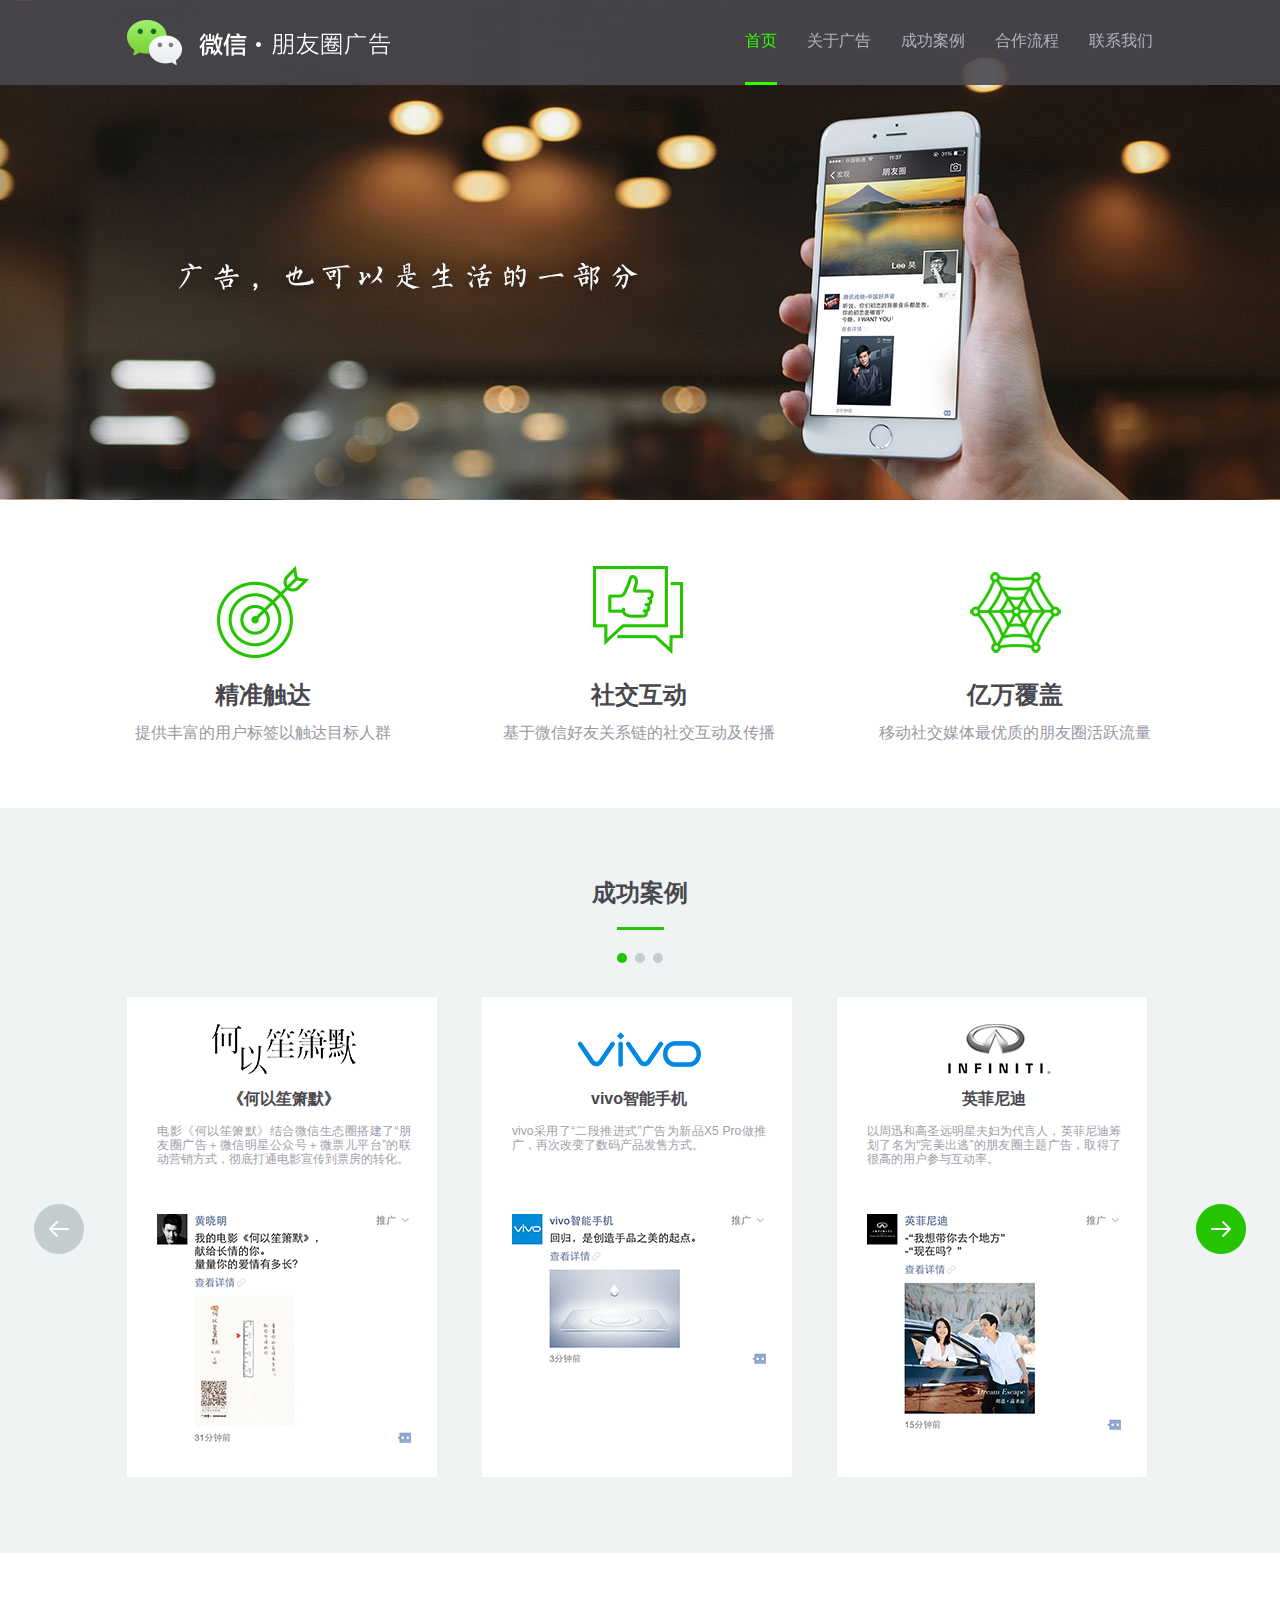
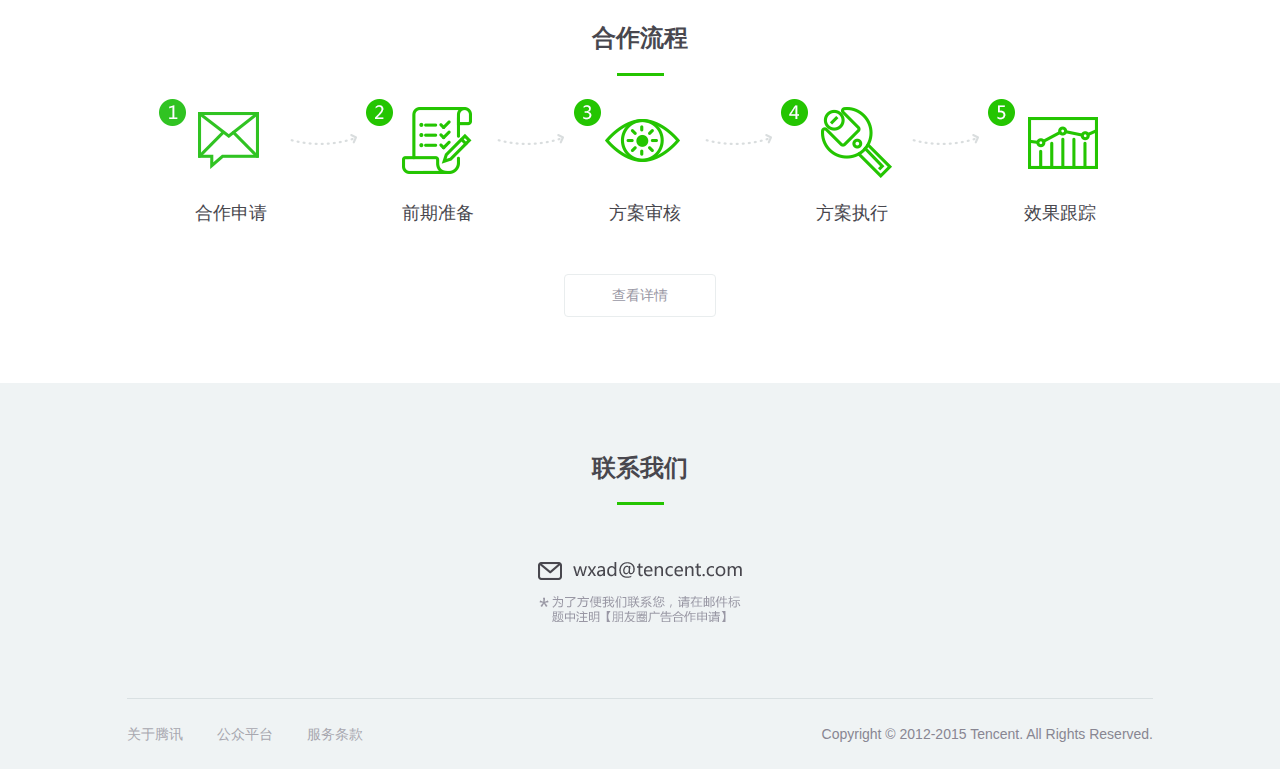
<file: Index.html>
﻿<!DOCTYPE html>
<html>
<head lang="zh-CN">
    <meta charset="UTF-8">
    <title>朋友圈广告——广告，也可以是生活的一部分。</title>
    <script>
        if(location.pathname == '/adres/htmledition/moments/cooperation.html'){
          location.href = '/cooperation.html'
        }
    </script>
    <link rel="stylesheet" type="text/css" href="css/style-promo.css">
</head>
<body>
<div class="header">
    <div class="header__content ui-clearfix">
        <h1 class="header__logo ui-fl-l">微信·朋友圈广告
            <a href="index.html" class="header__logo-link ui-d-b"></a>
        </h1>
        <ul class="nav ui-fl-r">
            <li class="nav__item nav__item_current"><a href="javascript:void(0)" class="nav__link">首页</a></li>
            <li class="nav__item"><a href="javascript:void(0)" class="nav__link">关于广告</a></li>
            <li class="nav__item"><a href="javascript:void(0)" class="nav__link">成功案例</a></li>
            <li class="nav__item"><a href="javascript:void(0)" class="nav__link">合作流程</a></li>
            <li class="nav__item nav__item_last"><a href="javascript:void(0)" class="nav__link">联系我们</a></li>
        </ul>
    </div>
</div>
<h2 class="banner">广告，也可以是生活的一部分。</h2>
<div class="wrapper">
    <ul class="feature wrapper__inner">
        <li class="feature__list">
            <img src="picture/feature_1-1.png" alt="精准投放" class="feature__img" />
            <h4 class="feature__title">精准触达</h4>
            <p class="feature__explain">提供丰富的用户标签以触达目标人群</p>
        </li>
        <li class="feature__list">
            <img src="picture/feature_1-2.png" alt="互动性强" class="feature__img" />
            <h4 class="feature__title">社交互动</h4>
            <p class="feature__explain">基于微信好友关系链的社交互动及传播</p>
        </li>
        <li class="feature__list feature__list_last">
            <img src="picture/feature_1-3.png" alt="效益最大化" class="feature__img" />
            <h4 class="feature__title">亿万覆盖</h4>
            <p class="feature__explain">移动社交媒体最优质的朋友圈活跃流量</p>
        </li>
    </ul>
</div>
<div class="wrapper wrapper_gray">
   <div class="example wrapper__inner" style="overflow: visible">
       <div class="example__prev"></div>
       <div class="example__next example__next_active"></div>
       <div class="wrapper__header">
           <h3 class="wrapper__title">成功案例</h3>
           <div class="wrapper__border"></div>
           <ol class="wrapper__paginator">
               <li class="wrapper__paginator-item wrapper__paginator-item_current"></li>
               <li class="wrapper__paginator-item"></li>
               <li class="wrapper__paginator-item wrapper__paginator-item_last"></li>
           </ol>
       </div>
       <div class="example__list-wrapper">
           <ul class="example__list">
               <li class="example__item">
                   <img src="picture/example_1-logo.png" alt="何以笙箫默" class="example__logo" />
                   <h4 class="example__title">《何以笙箫默》</h4>
                   <p class="example__explain">
                       电影《何以笙箫默》结合微信生态圈搭建了“朋友圈广告＋微信明星公众号＋微票儿平台”的联动营销方式，彻底打通电影宣传到票房的转化。
                   </p>
                  <div class="example__detail">
                      <div class="example__detail-pic example__detail-pic_1">
                          <img src="picture/example_1-detail.png" alt="" class="example__detail-holder" />
                      </div>
                      <div class="example__qrcode">
                          <img src="picture/example_1-code.png" alt="何以笙箫默二维码"/>
                      </div>
                  </div>
               </li>
               <li class="example__item">
                   <img src="picture/example_2-logo.png" alt="vivo智能手机" class="example__logo" />
                   <h4 class="example__title">vivo智能手机</h4>
                   <p class="example__explain">
                       vivo采用了“二段推进式”广告为新品X5 Pro做推广，再次改变了数码产品发售方式。
                   </p>
                   <div class="example__detail">
                       <div class="example__detail-pic example__detail-pic_2">
                           <img src="picture/example_2-detail.png" alt="" class="example__detail-holder" />
                       </div>
                       <div class="example__qrcode">
                           <img src="picture/example_2-code.png" alt="VIVO二维码"/>
                       </div>
                   </div>
               </li>
               <li class="example__item">
                   <img src="picture/example_3-logo.png" alt="英菲尼迪" class="example__logo" />
                   <h4 class="example__title">英菲尼迪</h4>
                   <p class="example__explain">
                       以周迅和高圣远明星夫妇为代言人，英菲尼迪筹划了名为“完美出逃”的朋友圈主题广告，取得了很高的用户参与互动率。
                   </p>
                   <div class="example__detail">
                       <div class="example__detail-pic example__detail-pic_3">
                           <img src="picture/example_3-detail.png" alt="" class="example__detail-holder" />
                       </div>
                       <div class="example__qrcode">
                           <img src="picture/example_3-code.png" alt="英菲尼迪二维码"/>
                       </div>
                   </div>
               </li>
               <li class="example__item">
                   <img src="picture/example_4-logo.png" alt="万科周刊" class="example__logo" />
                   <h4 class="example__title">万科周刊</h4>
                   <p class="example__explain">
                       万科与微信合作，在朋友圈投放了满带年味的广告，取得了非常好的用户互动率和用户转发数。
                   </p>
                   <div class="example__detail">
                       <div class="example__detail-pic example__detail-pic_4">
                           <img src="picture/example_4-detail.png" alt="" class="example__detail-holder" />
                       </div>
                       <div class="example__qrcode">
                           <img src="picture/example_4-code.png" alt="万科二维码"/>
                       </div>
                   </div>
               </li>
               <li class="example__item">
                   <img src="picture/example_5-logo.png" alt="PIAGET伯爵" class="example__logo" />
                   <h4 class="example__title">PIAGET伯爵</h4>
                   <p class="example__explain">
                       通过对四亿活跃用户的数据筛选，珠宝品牌伯爵将广告推送给目标消费人群，传递品牌价值。
                   </p>
                   <div class="example__detail">
                       <div class="example__detail-pic example__detail-pic_5">
                           <img src="picture/example_5-detail.png" alt="" class="example__detail-holder" />
                       </div>
                       <div class="example__qrcode">
                           <img src="picture/example_5-code.png" alt="伯爵二维码"/>
                       </div>
                   </div>
               </li>
               <li class="example__item">
                   <img src="picture/example_6-logo.png" alt="江苏卫视" class="example__logo" />
                   <h4 class="example__title">江苏卫视</h4>
                   <p class="example__explain">
                       借用极具感染力的html5的页面，江苏卫视通过朋友圈广告为新节目“我们相爱吧”造势宣传。
                   </p>
                   <div class="example__detail">
                       <div class="example__detail-pic example__detail-pic_6">
                           <img src="picture/example_6-detail.png" alt="" class="example__detail-holder" />
                       </div>
                       <div class="example__qrcode">
                           <img src="picture/example_6-code.png" alt="江苏卫视二维码"/>
                       </div>
                   </div>
               </li>
               <li class="example__item">
                   <img src="picture/example_7-logo.png" alt="可口可乐" class="example__logo" />
                   <h4 class="example__title">可口可乐</h4>
                   <p class="example__explain">
                       可口可乐利用了微信朋友圈广告跟用户分享春节的喜悦，保持了消费者对其品牌的好感度。
                   </p>
                   <div class="example__detail">
                       <div class="example__detail-pic example__detail-pic_7">
                           <img src="picture/example_7-detail.png" alt="" class="example__detail-holder" />
                       </div>
                       <div class="example__qrcode">
                           <img src="picture/example_7-code.png" alt="可口可乐二维码"/>
                       </div>
                   </div>
               </li>
               <li class="example__item">
                   <img src="picture/example_8-logo.png" alt="肯德基" class="example__logo" />
                   <h4 class="example__title">肯德基</h4>
                   <p class="example__explain">
                       借由朋友圈广告精准定向投放技术，肯德基成功地在上海营造了一场具有“创新O2O”的交互式体验广告事件。
                   </p>
                   <div class="example__detail">
                       <div class="example__detail-pic example__detail-pic_8">
                           <img src="picture/example_8-detail.png" alt="" class="example__detail-holder" />
                       </div>
                       <div class="example__qrcode">
                           <img src="picture/example_8-code.png" alt="肯德基二维码"/>
                       </div>
                   </div>
               </li>
               <li class="example__item example__item_9">
                   <img src="picture/example_9-logo.png" alt="兰蔻" class="example__logo" />
                   <h4 class="example__title">兰蔻</h4>
                   <p class="example__explain">
                       通过整合微信用户大数据优势锁定目标女性用户，兰蔻刷新了化妆界产品推广新方式。
                   </p>
                   <div class="example__detail">
                       <div class="example__detail-pic example__detail-pic_9">
                           <img src="picture/example_9-detail.png" alt="" class="example__detail-holder" />
                       </div>
                       <div class="example__qrcode">
                           <img src="picture/example_9-code.png" alt="兰蔻二维码"/>
                       </div>
                   </div>
               </li>
           </ul>
       </div>
   </div>
</div>
<div class="wrapper">
    <div class="wrapper__inner ui-ta-c">
        <div class="wrapper__header">
            <h3 class="wrapper__title">合作流程</h3>
            <div class="wrapper__border"></div>
        </div>
       <ol class="flow__list">
           <li class="flow__item">
               <a href="Index_2.html" target="_blank" class="flow__item-link">
                   <img src="picture/flow_0.png" alt="合作申请" class="flow__pic"/>
                   <span class="flow__title">合作申请</span>
                   <img src="picture/flow_arrow.png" alt="" class="flow__arrow" />
               </a>
           </li>
           <li class="flow__item">
               <a href="Index_2.html" target="_blank" class="flow__item-link">
                   <img src="picture/flow_1.png" alt="前期准备" class="flow__pic"/>
                   <span class="flow__title">前期准备</span>
                   <img src="picture/flow_arrow.png" alt="" class="flow__arrow" />
               </a>
           </li>
           <li class="flow__item">
               <a href="Index_2.html" target="_blank" class="flow__item-link">
                   <img src="picture/flow_2.png" alt="方案审核" class="flow__pic"/>
                   <span class="flow__title">方案审核</span>
                   <img src="picture/flow_arrow.png" alt="" class="flow__arrow" />
               </a>
           </li>
           <li class="flow__item">
               <a href="Index_2.html" target="_blank" class="flow__item-link">
                   <img src="picture/flow_3.png" alt="方案执行" class="flow__pic"/>
                   <span class="flow__title">方案执行</span>
                   <img src="picture/flow_arrow.png" alt="" class="flow__arrow" />
               </a>
           </li>
           <li class="flow__item">
               <a href="Index_2.html" target="_blank" class="flow__item-link">
                   <img src="picture/flow_4.png" alt="效果跟踪" class="flow__pic"/>
                   <span class="flow__title">效果跟踪</span>
               </a>
           </li>
       </ol>
        <a href="Index_2.html" target="_blank" class="flow__more">查看详情</a>
    </div>
</div>
<div class="wrapper wrapper_gray">
    <div class="wrapper__inner ui-ta-c" style="padding-bottom: 0">
        <div class="wrapper__header">
            <h3 class="wrapper__title">联系我们</h3>
            <div class="wrapper__border"></div>
        </div>
        <img src="picture/contact.png" alt="联系方式" class="ui-d-b" style="margin: 57px auto 76px;"/>
        <div class="footer ui-clearfix">
            <ul class="ui-fl-l">
                <li class="footer__item">
                    <a href="//www.tencent.com/zh-cn/index.shtml" target="_blank" class="footer__link">关于腾讯</a>
                </li>
                <li class="footer__item">
                    <a href="https://mp.weixin.qq.com" target="_blank" class="footer__link">公众平台</a>
                </li>
                <li class="footer__item">
                    <a href="https://mp.weixin.qq.com/cgi-bin/readtemplate?t=home/adclient_agreement_tmpl
" target="_blank" class="footer__link">服务条款</a>
                </li>
            </ul>
            <div class="ui-fl-r">
                Copyright © 2012-2015 Tencent. All Rights Reserved.
            </div>
        </div>
    </div>
</div>
</body>
<script src="js/jquery-1.11.1.min.js"></script>
<script>
    var param_href = window.location.href.split('#')
        ,param = param_href.length > 1 && param_href[1].slice(-1);

    function paginator(number){
        $(".wrapper__paginator-item").eq(number).addClass("wrapper__paginator-item_current").siblings().removeClass("wrapper__paginator-item_current");
    }
    function clickScroll(number) {
        setTimeout(function(){
            var scroll_offsetTop = $(".wrapper").eq(number).offset().top-60;
            if(number == -1){
                $("body,html").animate({
                    scrollTop: 0
                },500);
            }else{
                $("body,html").animate({
                    scrollTop: scroll_offsetTop
                },500);
            }
        },100)
    }
    function tabActive(number){
            $(".nav__item").eq(number).addClass("nav__item_current").siblings().removeClass("nav__item_current");
    }
    function tabPosition(){
        var scrollTop = $(window).scrollTop();
        if(scrollTop<405){
            tabActive(0);
        }else if(405<scrollTop && scrollTop<730){
            tabActive(1);
        }else if(730<scrollTop && scrollTop<1453){
            tabActive(2);
        }else if(1453<scrollTop && scrollTop<1953){
            tabActive(3);
        }else if(scrollTop>1953){
            tabActive(4);
        }
    }
    if(param){
      clickScroll(param-1);
    }
    $(window).on("scroll",tabPosition);
    $(".nav__item").on("click",function(){
        var $this = $(this);
        setTimeout(function(){
            $($this).addClass("nav__item_current").siblings().removeClass("nav__item_current");
        },510);
        //解决点击联系我们,页面高度不够时高亮样式给不上的问题,因此510后手动给
        var scrollIndex=$(this).index(".nav__item")-1;
        clickScroll(scrollIndex);
    })
    $(".example__next").on("click",function(){
        if($(".example__list").css("right") =="auto"||$(".example__list").css("right") =="0px"){
            $(".example__list").animate({
                right:1064
            },500)
            $(".example__prev").addClass("example__prev_active");
            paginator(1);
        }else if($(".example__list").css("right") =="1064px"){
            $(".example__list").animate({
                right:2128
            },500)
            $(".example__next").removeClass("example__next_active");
            paginator(2);
        }
    })
    $(".example__prev").on("click",function(){
        if($(".example__list").css("right") =="1064px"){
            $(".example__list").animate({
                right: 0
            },500)
            $(".example__prev").removeClass("example__prev_active");
            paginator(0);
        }else if($(".example__list").css("right") =="2128px"){
            $(".example__list").animate({
                right:1064
            },500)
            $(".example__next").addClass("example__next_active");
            paginator(1);
        }
    })
</script>
</html>
</file>
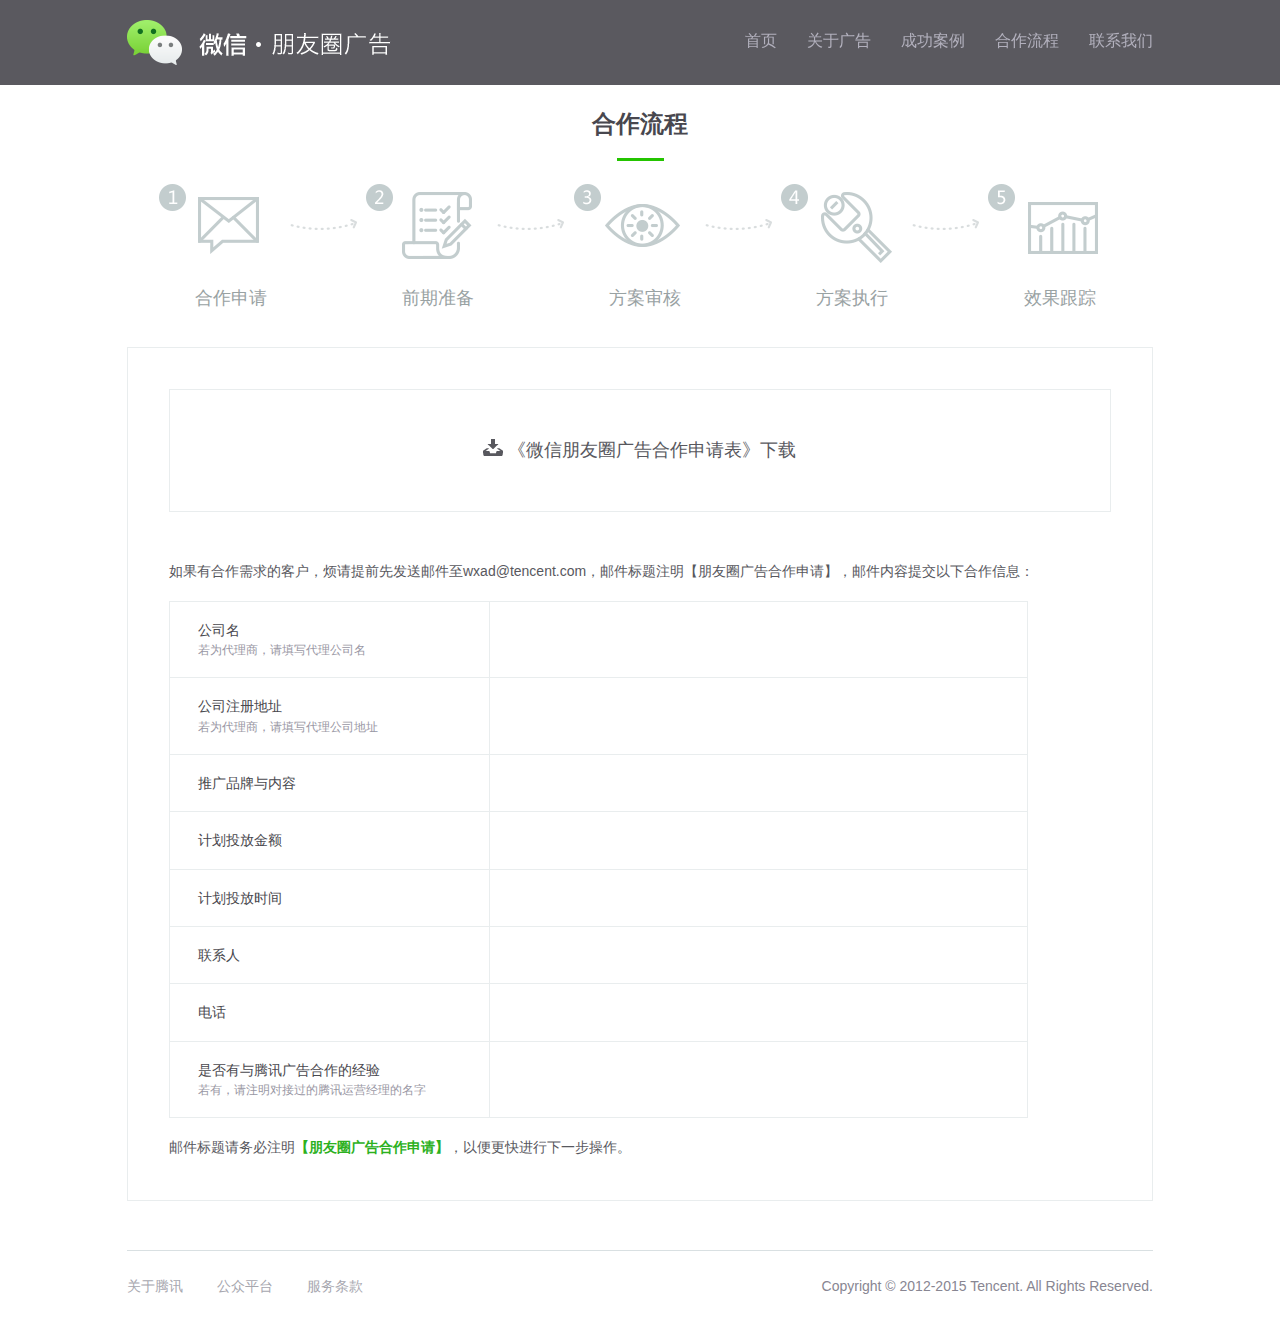
<file: Index_2.html>
﻿<!DOCTYPE html>
<html>
<head lang="zh-CN">
    <meta charset="UTF-8">
    <title>朋友圈广告——广告，也可以是生活的一部分。</title>
    <script>
        if(location.pathname == '/adres/htmledition/moments/cooperation.html'){
          location.href = '/cooperation.html'
        }
    </script>
    <link rel="stylesheet" type="text/css" href="css/style-promo_1.css">
<body>
<div class="header">
    <div class="header__content ui-clearfix">
        <h1 class="header__logo ui-fl-l">微信·朋友圈广告
            <a href="index.html" class="header__logo-link ui-d-b"></a>
        </h1>
        <ul class="nav ui-fl-r">
            <li class="nav__item"><a href="index.html#tab_0" class="nav__link">首页</a></li>
            <li class="nav__item"><a href="index.html#tab_1" class="nav__link">关于广告</a></li>
            <li class="nav__item"><a href="index.html#tab_2" class="nav__link">成功案例</a></li>
            <li class="nav__item"><a href="index.html#tab_3" class="nav__link">合作流程</a></li>
            <li class="nav__item nav__item_last"><a href="index.html#tab_4" class="nav__link">联系我们</a></li>
        </ul>
    </div>
</div>
<div class="wrapper">
    <div class="wrapper__inner ui-ta-c" style="padding: 105px 0 0;overflow: visible">
        <div class="wrapper__header">
            <h3 class="wrapper__title">合作流程</h3>
            <div class="wrapper__border"></div>
        </div>
        <ol class="flow__list flow__list_control">
            <li class="flow__item">
                <div class="flow__pic flow__pic_0"></div>
                <span class="flow__title">合作申请</span>
                <img src="picture/flow_arrow.png" alt="" class="flow__arrow" />
                <div class="flow__item-triangle">
                    <div class="flow__item-triangle-inside"></div>
                </div>
            </li>
            <li class="flow__item">
                <div class="flow__pic flow__pic_1"></div>
                <span class="flow__title">前期准备</span>
                <img src="picture/flow_arrow.png" alt="" class="flow__arrow" />
                <div class="flow__item-triangle">
                    <div class="flow__item-triangle-inside"></div>
                </div>
            </li>
            <li class="flow__item">
                <div class="flow__pic flow__pic_2"></div>
                <span class="flow__title">方案审核</span>
                <img src="picture/flow_arrow.png" alt="" class="flow__arrow" />
                <div class="flow__item-triangle">
                    <div class="flow__item-triangle-inside"></div>
                </div>
            </li>
            <li class="flow__item">
                <div class="flow__pic flow__pic_3"></div>
                <span class="flow__title">方案执行</span>
                <img src="picture/flow_arrow.png" alt="" class="flow__arrow" />
                <div class="flow__item-triangle">
                    <div class="flow__item-triangle-inside"></div>
                </div>
            </li>
            <li class="flow__item">
                <div class="flow__pic flow__pic_4"></div>
                <span class="flow__title">效果跟踪</span>
                <div class="flow__item-triangle">
                    <div class="flow__item-triangle-inside"></div>
                </div>
            </li>
        </ol>
    </div>
</div>
<div class="wrapper">
    <div class="wrapper__inner ui-ta-c" style="padding: 20px 0 0">
        <div class="flow__content">
            <div class="flow__detail flow__detail_current">
                <div class="flow__standard-link">
                    <a href="/adres/htmledition/doc/wechat_application.doc" class="flow__standard-link-inside">
                        <i class="flow__standard-link-icon"></i>
                        《微信朋友圈广告合作申请表》下载
                    </a>
                </div>
                <p>如果有合作需求的客户，烦请提前先发送邮件至wxad@tencent.com，邮件标题注明【朋友圈广告合作申请】，邮件内容提交以下合作信息：</p>
                <div class="flow__mail">
                    <div class="flow__mail-item">
                        <div class="flow__mail-left">
                            <h6 class="flow__mail-title">公司名</h6>
                            <span>若为代理商，请填写代理公司名</span>
                        </div>
                    </div>
                    <div class="flow__mail-item">
                        <div class="flow__mail-left">
                            <h6 class="flow__mail-title">公司注册地址</h6>
                            <span>若为代理商，请填写代理公司地址</span>
                        </div>
                    </div>
                    <div class="flow__mail-item">
                        <div class="flow__mail-left">
                            <h6 class="flow__mail-title">推广品牌与内容</h6>
                        </div>
                    </div>
                    <div class="flow__mail-item">
                        <div class="flow__mail-left">
                            <h6 class="flow__mail-title">计划投放金额</h6>
                        </div>
                    </div>
                    <div class="flow__mail-item">
                        <div class="flow__mail-left">
                            <h6 class="flow__mail-title">计划投放时间</h6>
                        </div>
                    </div>
                    <div class="flow__mail-item">
                        <div class="flow__mail-left">
                            <h6 class="flow__mail-title">联系人</h6>
                        </div>
                    </div>
                    <div class="flow__mail-item">
                        <div class="flow__mail-left">
                            <h6 class="flow__mail-title">电话</h6>
                        </div>
                    </div>
                    <div class="flow__mail-item flow__mail-item_last">
                        <div class="flow__mail-left">
                            <h6 class="flow__mail-title">是否有与腾讯广告合作的经验</h6>
                            <span>若有，请注明对接过的腾讯运营经理的名字</span>
                        </div>
                    </div>
                </div>
                <p>邮件标题请务必注明<strong style="font-weight: bold;color: #2db11e;">【朋友圈广告合作申请】</strong>，以便更快进行下一步操作。</p>
            </div>
            <div class="flow__detail">
                <h2 class="flow__header2">入驻公众平台</h2>
                <p style="font-size:18px;margin-bottom: 16px">微信广告主的开通流程包括3个步骤：</p>
                <img src="picture/flow_shenqing.png" alt="开通流程"/>
                <h3 class="flow__header3">什么是公众平台？</h3>
                <p class="flow__paragraph">
                    微信公众平台主要面向名人、政府、媒体、企业等机构推出的合作推广业务。在这里可以通过微信渠道将品牌推广给上亿的微信用户，减少宣传成本，提高品牌知名度，打造更具影响力的品牌形象。
                </p>
                <h3 class="flow__header3">公众号有哪几种类型？</h3>
                <p class="flow__paragraph">
                    共有3种，分别为：
                </p>
                <ul class="flow__list-txt">
                    <li class="flow__list-txt-item">
                        <span  class="ui-fw-bold">服务号：</span>给企业和组织提供更强大的业务服务与用户管理能力，帮助企业快速实现全新的公众号服务平台。
                    </li>
                    <li class="flow__list-txt-item">
                        <span  class="ui-fw-bold">订阅号：</span>为媒体和个人提供一种新的信息传播方式，构建与读者之间更好的沟通与管理模式。
                    </li>
                    <li class="flow__list-txt-item">
                        <span  class="ui-fw-bold">企业号：</span>为企业或组织提供移动应用入口，帮助企业建立与员工、上下游供应链及企业应用间的连接。
                    </li>
                </ul>
                <a href="//mp.weixin.qq.com/cgi-bin/readtemplate?t=register/step1_tmpl&lang=zh_CN" target="_blank" class="flow__link">申请公众号</a>
                <p class="flow__paragraph ui-mt-large">注明：如果身份是代理商，则需要为不同品牌注册不同公众号，不可一号多用。</p>
                <h3 class="flow__header3">为什么要微信认证？</h3>
                <p class="flow__paragraph" style="margin-bottom: 20px">微信认证是微信公众平台为了确保公众帐号的信息的真实性、安全性，目前提供给微信公众号进行微信认证的服务。</p>
                <ul class="flow__list-txt">
                    <li class="flow__list-txt-item">
                        微信认证后，订阅号将获得自定义菜单接口权限，服务号将获得高级功能接口中所有接口权限、多客服接口以及可申请微信支付。
                    </li>
                    <li class="flow__list-txt-item">
                        微信认证后，用户将在微信中看到微信认证特有的标识。
                    </li>
                </ul>
                <a href="//mp.weixin.qq.com/cgi-bin/loginpage?url=%2Fmerchant%2Fstore%3Faction%3Ddetail%26t%3Dwxverify%2Fdetail%26info%3Dverify%26token%3D649695141%26lang%3Dzh_CN" target="_blank" class="flow__link">申请微信认证</a>
                <h3 class="flow__header3">广告主有什么功能？</h3>
                <p class="flow__paragraph">
                    微信公众平台推广功能是微信公众平台官方唯一的广告系统，推广功能投放服务（以下简称广告主功能）为微信公众号量身定制。公众帐号运营者通过广告主功能可向不同性别、年龄、地区的微信用户精准推广自己的服务，获得潜在用户。微信认证的公众号可申请开通投放服务，成为广告主。
                </p>
                <a href="//mp.weixin.qq.com/cgi-bin/loginpage?url=%2Fmerchant%2Fad_client_index%3Ft%3Dad_system%2Fclient_index%26token%3D1573940705%26lang%3Dzh_CN" target="_blank" class="flow__link">申请广告主</a>
            </div>
            <div class="flow__detail">
                <ul class="flow__detail-tab">
                    <li class="flow__detail-tabitem flow__detail-tabitem_active">视频交互规范</li>
                    <li class="flow__detail-tabitem">模板详情页规范</li>
                    <li class="flow__detail-tabitem">自定义详情页技术规范</li>
                    <li class="flow__detail-tabitem">自定义详情页前端工作流</li>
                    <li class="flow__detail-tabitem flow__detail-tabitem_last">自定义详情页前端通用库</li>
                </ul>
                <div class="flow__standard flow__standard_active">
                    <h2 class="flow__header2" style="margin-top: 30px">视觉交互规范</h2>
                    <div class="flow__standard-link">
                        <a href="/adres/htmledition/doc/wechat_model.ppt" class="flow__standard-link-inside">
                            <i class="flow__standard-link-icon"></i>
                            《朋友圈广告创意提案文档》下载
                        </a>
                    </div>
                    <img src="picture/ue-text-1.jpg" alt="视觉交互规范">
                    <h3 class="flow__header3">文案要求</h3>
                    <ul class="flow__list-txt">
                        <li>文案文字不超过40字</li>
                        <li>文案风格建议: 朋友亲切的口吻，简约而不简单</li>
                        <li>文字中不能有URL，不要特殊字符</li>
                        <li>文案与图片关联，与详情页关联</li>
                    </ul>
                    <h3 class="flow__header3">图片要求</h3>
                    <ul class="flow__list-txt">
                        <li>图片建议数量：1张 (单张大小要求300KB以下)</li>
                        <li>图片内容与文案、详情页关联</li>
                        <li class="ui-mb-medium">为了使外层图片展示最大化，我们建议采用以下三个尺寸进行设计：800*640像素（5:4）、640*800像素（4:5）、800*800像素（1:1），</li>
                        <li style="list-style: none">为在了保证在朋友圈的显示效果，规范如下：</li>
                        <li style="list-style: none">
                            <ul class="flow__list-txt">
                                <li>
                                    这个区域要有比较完整的图像
                                </li>
                                <li>
                                    区域内尽量不放文字，放的话不超过两行
                                </li>
                                <li>
                                    文字及logo等元素不放在方形区域的边缘以免被裁切
                                </li>
                            </ul>
                        </li>
                    </ul>
                    <img src="picture/ue-text-2.jpg" alt="图片示例" style="width: 100%"/>
                    <h3 class="flow__header3">分享规范</h3>
                    <img src="picture/ue-share-1.jpg" alt="分享规范"/>
                    <ul class="flow__list-txt">
                        <li>A - 标题建议以朋友亲切的口吻（14个字以内）</li>
                        <li>B - 描述建议 20 字以内</li>
                        <li>
                            C - 图片尺寸为120*120像素，大小建议10KB左右
                        </li>
                        <li>
                            D - 标题建议 14 个字以内
                        </li>
                        <li>
                            E - 图片尺寸为120*120像素，大小建议10KB左右
                        </li>
                    </ul>
                    <h3 class="flow__header3">详情页通用规范</h3>
                    <ul class="flow__list-txt">
                        <li>
                            允许用户分享广告详情页，但不得有诱导分享、诱导关注等页面提示内容；
                        </li>
                        <li>
                            使用用户关系链进行的互动分享，需要注意分享逻辑的完整性；
                        </li>
                        <li>
                            详情页如使用背景音乐，则必须支持音乐可循环及可关闭（关闭按钮采用模版样式），并采用渐强（音乐逐渐变大）的方式出现；
                        </li>
                        <li>
                            详情页如使用视频文件，需先上传至腾讯视频。广告详情页仅支持使用腾讯视频的视频内容；如视频总长度超过1分钟，需要再底部加上“建议在WIFI下加载播放”提示；
                        </li>
                        <li>
                            对页面的加载时间进行监控，加载耗时过长时，给予用户友好的提示；
                        </li>
                        <li>
                            非 WIFI 环境下时的提示建议：复杂交互页面若流量消耗会很大时，建议对用户进行友好的提示，可能会消耗较多流量；
                        </li>
                    </ul>
                    <h3 class="flow__header3">
                        详情页支持形式
                    </h3>
                    <ul class="flow__list-txt">
                        <li>
                            √ 品牌活动
                        </li>
                        <li>
                            √ 微信小店
                        </li>
                        <li>
                            √ 微信表情
                        </li>
                        <li>
                            APP 下载（后续支持
                        </li>
                        <li>
                            × H5 小游戏（后续支持）
                        </li>
                        <li>
                            非 WIFI 环境下时的提示建议：复杂交互页面若流量消耗会很大时，建议对用户进行友好的提示，可能会消耗较多流量；
                        </li>
                    </ul>
                    <h3 class="flow__header3">
                        详情页实现
                    </h3>
                    <ul class="flow__list-txt">
                        <li>
                            详情页交互简洁，重点展示图片创意，可以考虑在【微信公众号-朋友圈推广-详情页管理】根据模板生成详情页。参考<a href="javascript:;" id="standard-link_1">模板详情页规范</a>
                        </li>
                        <li>
                            交互形式个性化，互动元素丰富，需自行开发自定义详情页。为了提高开发效率，建议按照微信广告“<a href="javascript:;" id="standard-link_2">自定义详情页前端工作流</a>”，使用“<a
                            href="javascript:;" id="standard-link_3">自定义详情页前端通用库</a>”，保证<a href="javascript:;" id="standard-link_4" >详情页符合技术规范</a>
                        </li>
                    </ul>
                </div>
                <div class="flow__standard">
                    <h2 class="flow__header2">模版详情页规范</h2>
                    <h3 class="flow__header3">图片要求</h3>
                    <ul class="flow__list-txt">
                        <li>页面数量：1~2页</li>
                        <li>
                            页面内容建议简洁有力，不得有诱导分享、诱导关注等页面提示内容。
                        </li>
                        <li>
                            图片尺寸640*1100像素。为了保证各类机型下详情页能正常展现，建议页面上面部分640*1100像素作为详情页的“主体内容”，承载主要创意。
                        </li>
                        <li>
                            点此下载<a href="//res.wx.qq.com/promotion/res/standard/files/template-image-psd.zip">视频双页模版PSD文件</a>
                        </li>
                    </ul>
                    <img src="picture/template.jpg" alt="模板页" style="width: 100%" />
                    <h3 class="flow__header3">音乐规范</h3>
                    <ul class="flow__list-txt">
                        <li>
                            详情页如使用背景音乐，则必须支持音乐可循环及可关闭，并采用渐强（音乐逐渐变大）的方式出现；
                        </li>
                        <li>
                            音乐播放/关闭按钮，必须参照规范，并放置于页面右上角位置，详细参考下图。
                        </li>
                        <li>
                            点此下载<a href="//res.wx.qq.com/promotion/res/standard/files/template-music-icon-psd.zip">音乐iconPSD文件</a>。
                        </li>
                    </ul>
                    <img src="picture/template-music-icon.jpg" alt="音乐规范"/>
                </div>
                <div class="flow__standard">
                    <h2 class="flow__header2">
                        自定义详情页技术规范
                    </h2>
                    <h3 class="flow__header3">
                        兼容目标
                    </h3>
                    <ul class="flow__list-txt">
                        <li>
                            主流移动设备：iPad 2+，iPhone 4+ ，三星、魅族、华为、红米、小米1S 以上及主流 Android 千元机型；
                        </li>
                        <li>
                            操作系统：iOS 7.0+ 与 Android 4.0+；
                        </li>
                    </ul>
                    <h3 class="flow__header3">
                        加载速度、请求数与资源压缩
                    </h3>
                    <ul class="flow__list-txt ui-mb-large">
                        <li>
                            以 3G 网络环境 100kb/s 的网络速度计算，详情页首次加载过程中，可以在 <span class="ui-fw-bold">2s</span> 内看到 Loading 页面；                        </li>
                        <li>
                            原则上页面中不超过 1 个的样式文件请求、2 个的脚本文件网络请求；
                        </li>
                        <li>
                            图片资源应当进行压缩，JPG 图片使用 80% 以下质量，PNG 图片使用 <a href="//tinypng.com" target="_blank" rel="external">TinyPNG</a> 进行压缩；
                        </li>
                        <li>详情页平均单页资源不超过 300 KB，总资源包大小不超过页数乘以300KB（不包括视频资源）；</li>
                        <li>应当对小图片进行 <a href="https://developer.mozilla.org/zh-CN/docs/Web/Guide/CSS/CSS_Image_Sprites" target="_blank" rel="external">CSS 雪碧图</a> 合并，因低版本系统及低端设备渲染问题，单张图片尺寸不超过 2000*2000 像素，超过时需切分成多张雪碧图；</li>
                    </ul>
                    <p class="flow__paragraph ui-fw-bold ui-mb-large">资源文件格式标准</p>
                    <table class="flow__table">
                        <thead>
                        <tr>
                            <th style="text-align:left">文件类似</th>
                            <th style="text-align:left">格式</th>
                            <th style="text-align:left">大小</th>
                            <th style="text-align:left">其它备注</th>
                        </tr>
                        </thead>
                        <tbody>
                        <tr>
                            <td style="text-align:left">背景音乐</td>
                            <td style="text-align:left">mp3</td>
                            <td style="text-align:left">小于 80 KB</td>
                            <td style="text-align:left">开头和结尾音轨建议做使用淡入淡出处理</td>
                        </tr>
                        <tr>
                            <td style="text-align:left">分享缩略图</td>
                            <td style="text-align:left">jpg</td>
                            <td style="text-align:left">小于 6 KB</td>
                            <td style="text-align:left">尺寸为 120*120 像素</td>
                        </tr>
                        <tr>
                            <td style="text-align:left">视频文件</td>
                            <td style="text-align:left">mov/mp4/avi</td>
                            <td style="text-align:left">暂无要求</td>
                            <td style="text-align:left">分辨率&gt;=960*540像素，视频码率&gt;=1500KBps，画面比例 4:3或16:9</td>
                        </tr>
                        </tbody>
                    </table>
                    <h3 class="flow__header3">资源部署</h3>
                    <ul class="flow__list-txt">
                        <li>
                            详情页应只包含静态文件资源，涉及数据交互使用 AJAX 进行数据提交；
                        </li>
                        <li>
                            详情页所有资源上线前将部署到腾讯服务器；
                        </li>
                        <li>
                            不允许在页面中添加非腾讯域名的资源；
                        </li>
                        <li>
                            若页面中包括视频，自行上传视频至腾讯视频服务器，告知视频地址；
                        </li>
                    </ul>
                    <h3 class="flow__header3">自测与提测申请</h3>
                    <ul class="flow__list-txt ui-mb-large">
                        <li>至少提前 <strong>5 个工作日</strong> 提供到微信侧；</li>
                        <li>提交微信团队测试前，请做好自测，并填写自测列表（<a href="//mp.weixin.qq.com/promotion/res/standard/files/test.xls" target="_blank" rel="external">下载自测列表</a>）；</li>
                        <li>微信广告测试团队将会进行全面测试，发现问题后反馈给广告客户进行优化修复，直至详情页质量符合要求；</li>
                    </ul>
                    <p class="ui-mb-large"><strong>提测申请及部署申请邮件内容</strong></p>
                    <table class="flow__table">
                        <thead>
                        <tr>
                            <th style="text-align:left">内容</th>
                            <th style="text-align:left">要求</th>
                        </tr>
                        </thead>
                        <tbody>
                        <tr>
                            <td style="text-align:left">基本信息</td>
                            <td style="text-align:left">公众号名称、微信号、AppID、原始ID</td>
                        </tr>
                        <tr>
                            <td style="text-align:left">需求文档</td>
                            <td style="text-align:left">包括功能点列表和说明，产品流程图</td>
                        </tr>
                        <tr>
                            <td style="text-align:left">修改说明</td>
                            <td style="text-align:left">非首次提交时，需要详细说明本次提测修复的缺陷以及修复方案</td>
                        </tr>
                        <tr>
                            <td style="text-align:left">自测报告</td>
                            <td style="text-align:left">报告需包含主流移动设备、主流操作系统中的测试情况，以及填写好的自测列表</td>
                        </tr>
                        <tr>
                            <td style="text-align:left">源代码压缩包</td>
                            <td style="text-align:left">以 ZIP 格式压缩（不得包含空文件，.svn/.git/.DS_Store/Thumbs.db/.log 等系统文件）。</td>
                        </tr>
                        <tr>
                            <td style="text-align:left">广告详情页地址</td>
                            <td style="text-align:left">若使用了微信授权登录，为方便测试，提供无需微信登录也可进行测试的地址</td>
                        </tr>
                        </tbody>
                    </table>
                </div>
                <div class="flow__standard">
                    <h2 class="flow__header2">
                        自定义详情页前端工作流
                    </h2>
                    <p class="flow__paragraph ui-mb-large">
                        WxMoment-Workflow 是由微信朋友圈广告团队基于 Gulp 面向广告详情页开发者提供的工作流。工作流集成了详情页开发中的常见任务，可以简化开发工作，并在打包环节对资源进行压缩合并优化。
                    </p>
                    <blockquote class="flow__quote">
                        <p>工作流包含了批处理文件，Windows 用户可直接双击执行。Mac 用户可以执行相应的命令。</p>
                    </blockquote>
                    <h3 class="flow__header3">
                        下载安装
                    </h3>
                    <p class="flow__paragraph ui-mb-large">前往 <a href="https://nodejs.org/" target="_blank" rel="external">NodeJS 官网</a> 下载安装包并按指南安装 NodeJS，下载最新的 <a href="https://github.com/TmT/WxMoment-Workflow/releases" target="_blank" rel="external">工作流压缩包</a> 并解压。</p>
                    <p class="flow__paragraph ui-mb-large">双击工作流目录中的 <code>安装.bat</code> 文件即可开始安装依赖，或者执行命令：</p>
                    <div class="flow__code">
                        <figure class="highlight bash"><table><tbody><tr><td class="code"><pre><span class="line">$ <span class="built_in">cd</span> WxMoment-Workflow</span><br><span class="line">$ npm install gulp -g --registry=https://r.cnpmjs.org</span><br><span class="line">$ npm install --registry=https://r.cnpmjs.org</span><br></pre></td></tr></tbody></table></figure>
                    </div>
                    <h3 class="flow__header3">
                        目录说明
                    </h3>
                    <p class="flow__paragraph">所有的开发都在 <code>src</code> 目录下进行，你只需要按约定好的放置相应文件，并按自己的项目需求编写代码即可。</p>
                    <div class="flow__code">
                        <figure class="highlight"><table><tbody><tr><td class="code"><pre><span class="line">├── package.json
├── tasks                           //工作流任务配置（一般不需要修改）
└── 20150514-promo-vivo             //示例项目，项目目录
 &nbsp;&nbsp; ├── .tmtworkflowrc              //工作流的项目配置文件（一般不需要修改）
 &nbsp;&nbsp; ├── gulpfile.js                 //工作流的任务配置文件（一般不需要修改）
    └── src                         //源文件目录，所有的开发在此目录下进行
 &nbsp;&nbsp;     ├── css                     //样式表目录，使用 Less，只有 style-*.less 的文件名会被编译
 &nbsp;&nbsp;     │&nbsp;&nbsp; └── style-promo.less
&nbsp; &nbsp;     ├── html                     //HTML目录
 &nbsp;&nbsp;     │&nbsp;&nbsp; └── index.html
 &nbsp;&nbsp;     ├── img                      //图片目录
 &nbsp;&nbsp;     └── slice                    //雪碧图目录，此目录下的图片会进行合并，同名的 @2x 图片会被识别并进行合并</span><br></pre></td></tr></tbody></table></figure>
                    </div>
                    <h3 class="flow__header3">
                        创建项目
                    </h3>
                    <p class="flow__paragraph ui-mb-large">从 <code>20150514-promo-vivo</code> 复制一个文件夹，重命名为自己的项目。</p>
                    <blockquote class="flow__quote">
                        <p>命名规则：YYYYMMDD-promo-品牌名称。<br>YYYYMMDD 为 4 位年份，2 位月份，2 位日期数字组成，品牌名称为全小写英文字母。</p>
                    </blockquote>
                    <h3 class="flow__header3">任务介绍</h3>
                    <p class="flow__paragraph ui-fw-bold ui-mb-large">开发任务</p>
                    <p class="flow__paragraph">执行 <code>开发.bat</code> 开始执行任务，或执行命令：</p>
                    <div class="flow__code">
                        <figure class="highlight bash"><table><tbody><tr><td class="code"><pre><span class="line">$ <span class="built_in">cd</span> WxMoment-Workflow/project</span><br><span class="line">$ gulp build_dev</span><br></pre></td></tr></tbody></table></figure>
                    </div>
                    <p class="flow__paragraph ui-fw-bold">此任务将启动一个 HTTP Server，并自动在浏览器打开 <code>//localhost:8080/html/index.html</code> 这样的地址。</p>
                    <p class="flow__paragraph ui-fw-bold ui-mb-large">打包任务</p>
                    <p class="flow__paragraph">开发完成后，执行 <code>打包.bat</code>，或执行命令：</p>
                    <div class="flow__code">
                        <figure class="highlight bash"><table><tbody><tr><td class="code"><pre><span class="line">$ <span class="built_in">cd</span> WxMoment-Workflow/project</span><br><span class="line">$ gulp zip</span><br></pre></td></tr></tbody></table></figure>
                    </div>
                    <p class="flow__paragraph">
                    此任务将在项目目录下生成一个压缩包，压缩包以项目名命名。
                    </p>
                    <h3 class="flow__header3">
                        更多功能介绍
                    </h3>
                    <p class="flow__paragraph ui-fw-bold ui-mb-large">JavaScript合并</p>
                    <p class="flow__paragraph">
                        在 HTML 中，使用注释的方式前面包含起来即可。
                    </p>
                    <div class="flow__code">
                        <figure class="highlight html"><table><tbody><tr><td class="code"><pre><span class="line"><span class="comment">&lt;!-- build:js ../js/lib.js --&gt;</span></span><br><span class="line"><span class="tag">&lt;<span class="title">script</span> <span class="attribute">src</span>=<span class="value">"../js/kalok.js"</span>&gt;</span><span class="undefined"></span><span class="tag">&lt;/<span class="title">script</span>&gt;</span></span><br><span class="line"><span class="tag">&lt;<span class="title">script</span> <span class="attribute">src</span>=<span class="value">"../js/main.js"</span>&gt;</span><span class="undefined"></span><span class="tag">&lt;/<span class="title">script</span>&gt;</span></span><br><span class="line"><span class="comment">&lt;!-- endbuild --&gt;</span></span><br></pre></td></tr></tbody></table></figure>
                    </div>
                    <p class="flow__paragraph">以上代码，在打包的时候，会将 kalok.js 与 main.js 合并压缩为 lib.js，并替换 html 中的引用。</p>
                </div>
                <div class="flow__standard">
                   <h2 class="flow__header2">
                       自定义详情页前端通用库
                   </h2>
                    <p class="flow__paragraph ui-mb-large">
                        WxMoment 是由微信朋友圈广告团队面向广告详情页开发者提供的一个 JavaScript 库。通过使用 WxMoment，开发者可以简单的实现详情页中的常见功能，例如：微信分享、横屏提示、网页统计等。
                    </p>
                    <p class="flow__paragraph">前往 Github 查看 <a href="https://github.com/TmT/WxMoment/tree/master/example" target="_blank" rel="external">WxMoment Example</a>。</p>
                    <h3 class="flow__header3">
                        引用脚本
                    </h3>
                    <p class="flow__paragraph">
                        当前版本：0.0.2
                    </p>
                    <p class="flow__paragraph ui-mb-large">
                        最后更新：2015-05-29
                    </p>
                    <div class="flow__code">
                        <figure class="highlight plain"><table><tbody><tr><td class="code"><pre><span class="line">&lt;script src="//cdnjs.gtimg.com/cdnjs/libs/wxmoment/0.0.2/wxmoment.min.js"&gt;&lt;/script&gt;</span><br></pre></td></tr></tbody></table></figure>
                    </div>
                    <p class="flow__paragraph">最新的脚本地址及文件将会在 <a href="https://github.com/TmT/WxMoment" target="_blank" rel="external">Github 库</a> 中更新。</p>
                    <h3 class="flow__header3">
                        数据统计
                    </h3>
                    <p class="flow__paragraph">开发者使用数据统计功能前，请与商务团队提前确认统计监测点及统计的项目别名（例如：20150504WXMOMENT）</p>
                    <p class="flow__paragraph ui-mb-large ui-mt-large"><strong>注意：网页统计需要部署到腾讯服务器才可正常上报统计数据</strong></p>
                    <div class="flow__code">
                        <figure class="highlight javascript"><table><tbody><tr><td class="code"><pre><span class="line"><span class="keyword">var</span> wa = <span class="keyword">new</span> WxMoment.Analytics({</span><br><span class="line">    <span class="comment">//projectName 请与微信商务团队确认</span></span><br><span class="line">    projectName: <span class="string">"20150504WXMOMENT"</span></span><br><span class="line">});</span><br></pre></td></tr></tbody></table></figure>
                    </div>
                    <p class="flow__paragraph ui-mb-large">支持自定义事件统计，例如预约按钮的点击事件、视频的播放事件等。</p>
                    <div class="flow__code">
                        <figure class="highlight javascript"><table><tbody><tr><td class="code"><pre><span class="line">$(<span class="string">'#button01'</span>).click(<span class="function"><span class="keyword">function</span>(<span class="params"></span>)</span>{</span><br><span class="line">    <span class="comment">//两个必填参数，分别为: 事件分类、事件名称</span></span><br><span class="line">    wa.sendEvent(<span class="string">'click'</span>, <span class="string">'button01'</span>);</span><br><span class="line">});</span><br></pre></td></tr></tbody></table></figure>
                    </div>
                    <h3 class="flow__header3">
                        横屏提示
                    </h3>
                    <p class="flow__paragraph ui-mb-large">若不支持横屏或横屏下体验不佳，请添加横屏提示。</p>
                    <div class="flow__code">
                        <figure class="highlight javascript"><table><tbody><tr><td class="code"><pre><span class="line"><span class="keyword">new</span> WxMoment.OrientationTip();</span><br></pre></td></tr></tbody></table></figure>
                    </div>
                    <h3 class="flow__header3">
                        资源预加载
                    </h3>
                    <p class="flow__paragraph ui-mb-large">当图片较多时，对于页面的打开速度和后续的体验都非常影响，所以，我们通常让资源提前加载，即有一个 loading 的过程，当资源加载好以后再进入实际页面。</p>
                    <div class="flow__code">
                        <figure class="highlight javascript"><table><tbody><tr><td class="code"><pre><span class="line"><span class="keyword">var</span> basePath = <span class="string">"//wximg.gtimg.com/some/path/"</span></span><br><span class="line"></span><br><span class="line"><span class="keyword">var</span> loader = <span class="keyword">new</span> WxMoment.Loader();</span><br><span class="line"></span><br><span class="line"><span class="comment">//声明资源文件列表</span></span><br><span class="line"><span class="keyword">var</span> fileList = [<span class="string">'img/1.png'</span>, <span class="string">'img/2.png'</span>, <span class="string">'img/3.png'</span>, <span class="string">'img/4.png'</span>];</span><br><span class="line"></span><br><span class="line"><span class="keyword">for</span> (<span class="keyword">var</span> i = <span class="number">0</span>; i &lt; fileList.length; i++) {</span><br><span class="line">    loader.addImage(basePath + fileList[i]);</span><br><span class="line">}</span><br><span class="line"></span><br><span class="line"><span class="comment">//进度监听</span></span><br><span class="line">loader.addProgressListener(<span class="function"><span class="keyword">function</span> (<span class="params">e</span>) </span>{</span><br><span class="line">    <span class="keyword">var</span> percent = <span class="built_in">Math</span>.round((e.completedCount / e.totalCount) * <span class="number">100</span>);</span><br><span class="line">    <span class="built_in">console</span>.log(<span class="string">"当前加载了"</span>, percent, <span class="string">"%"</span>);</span><br><span class="line">    <span class="comment">//在这里做 Loading 页面中百分比的显示</span></span><br><span class="line">});</span><br><span class="line"></span><br><span class="line"><span class="comment">//加载完成</span></span><br><span class="line">loader.addCompletionListener(<span class="function"><span class="keyword">function</span> (<span class="params"></span>) </span>{</span><br><span class="line">    <span class="comment">//可以在这里隐藏 Loading 页面开始进入主内容页面</span></span><br><span class="line">});</span><br><span class="line"></span><br><span class="line"><span class="comment">//启动加载</span></span><br><span class="line">loader.start();</span><br></pre></td></tr></tbody></table></figure>
                    </div>
                    <h3 class="flow__header3">滑屏组件</h3>
                    <div class="flow__code">
                        <figure class="highlight html"><table><tbody><tr><td class="code"><pre><span class="line"><span class="doctype">&lt;!DOCTYPE html&gt;</span></span><br><span class="line"><span class="tag">&lt;<span class="title">html</span>&gt;</span></span><br><span class="line"><span class="tag">&lt;<span class="title">head</span>&gt;</span></span><br><span class="line">    <span class="tag">&lt;<span class="title">style</span>&gt;</span><span class="css"></span><br><span class="line">        <span class="tag">html</span>, <span class="tag">body</span> <span class="rules">{<span class="rule"><span class="attribute">height</span>:<span class="value"> <span class="number">100%</span></span></span>;<span class="rule"><span class="attribute">-webkit-box-sizing</span>:<span class="value"> border-box</span></span>;<span class="rule"><span class="attribute">box-sizing</span>:<span class="value"> border-box</span></span>;<span class="rule"><span class="attribute">overflow</span>:<span class="value"> hidden</span></span>;}</span></span><br><span class="line">        <span class="class">.wrap</span><span class="rules">{<span class="rule"><span class="attribute">width</span>:<span class="value"> <span class="number">100%</span></span></span>;<span class="rule"><span class="attribute">height</span>:<span class="value"> <span class="number">100%</span></span></span>;<span class="rule"><span class="attribute">overflow</span>:<span class="value"> hidden</span></span>;}</span></span><br><span class="line">        <span class="class">.screen</span><span class="rules">{<span class="rule"><span class="attribute">width</span>:<span class="value"> <span class="number">100%</span></span></span>;<span class="rule"><span class="attribute">height</span>:<span class="value"> <span class="number">100%</span></span></span>;<span class="rule"><span class="attribute">overflow</span>:<span class="value"> hidden</span></span>;<span class="rule"><span class="attribute">-webkit-backface-visibility</span>:<span class="value"> hidden</span></span>;<span class="rule"><span class="attribute">-webkit-perspective</span>:<span class="value"> <span class="number">1000</span></span></span>;}</span></span><br><span class="line">    </span><span class="tag">&lt;/<span class="title">style</span>&gt;</span></span><br><span class="line"><span class="tag">&lt;/<span class="title">head</span>&gt;</span></span><br><span class="line"><span class="tag">&lt;<span class="title">body</span>&gt;</span></span><br><span class="line">    <span class="tag">&lt;<span class="title">div</span> <span class="attribute">class</span>=<span class="value">"wrap"</span>&gt;</span></span><br><span class="line">        <span class="tag">&lt;<span class="title">section</span> <span class="attribute">class</span>=<span class="value">"screen screen1"</span>&gt;</span></span><br><span class="line">            <span class="tag">&lt;<span class="title">div</span> <span class="attribute">class</span>=<span class="value">"screen-arrow"</span>&gt;</span><span class="tag">&lt;/<span class="title">div</span>&gt;</span></span><br><span class="line">        <span class="tag">&lt;/<span class="title">section</span>&gt;</span></span><br><span class="line">        <span class="tag">&lt;<span class="title">section</span> <span class="attribute">class</span>=<span class="value">"screen screen2"</span>&gt;</span></span><br><span class="line">            <span class="tag">&lt;<span class="title">div</span> <span class="attribute">class</span>=<span class="value">"screen-arrow"</span>&gt;</span><span class="tag">&lt;/<span class="title">div</span>&gt;</span></span><br><span class="line">        <span class="tag">&lt;/<span class="title">section</span>&gt;</span></span><br><span class="line">        <span class="tag">&lt;<span class="title">section</span> <span class="attribute">class</span>=<span class="value">"screen screen3"</span>&gt;</span></span><br><span class="line">            <span class="tag">&lt;<span class="title">div</span> <span class="attribute">class</span>=<span class="value">"screen-arrow"</span>&gt;</span><span class="tag">&lt;/<span class="title">div</span>&gt;</span></span><br><span class="line">        <span class="tag">&lt;/<span class="title">section</span>&gt;</span></span><br><span class="line">    <span class="tag">&lt;/<span class="title">div</span>&gt;</span></span><br><span class="line"><span class="tag">&lt;/<span class="title">body</span>&gt;</span></span><br><span class="line"><span class="tag">&lt;<span class="title">html</span>&gt;</span></span><br></pre></td></tr></tbody></table></figure>
                    </div>
                    <p class="flow__paragraph ui-mb-large"><strong>脚本调用</strong></p>
                    <div class="flow__code">
                        <figure class="highlight javascript"><table><tbody><tr><td class="code"><pre><span class="line"><span class="keyword">var</span> pageSlider = <span class="keyword">new</span> WxMoment.PageSlider({</span><br><span class="line">    pages: <span class="built_in">document</span>.querySelectorAll(<span class="string">'.screen'</span>)</span><br><span class="line">});</span><br></pre></td></tr></tbody></table></figure>
                    </div>
                    <p class="flow__paragraph ui-mb-large"><strong>可用接口</strong></p>
                    <div class="flow__code">
                        <figure class="highlight javascript"><table><tbody><tr><td class="code"><pre><span class="line">prev() <span class="comment">//上一屏</span></span><br><span class="line">next() <span class="comment">//下一屏</span></span><br><span class="line">moveTo(n) <span class="comment">//跳转到第 n 屏，有缓动效果</span></span><br><span class="line">moveTo(n, <span class="literal">true</span>) <span class="comment">//直接跳到第 n 屏，没有缓动效果</span></span><br></pre></td></tr></tbody></table></figure>
                    </div>
                    <h3 class="flow__header3">
                        微信分享
                    </h3>
                    <p class="flow__paragraph ui-mb-large">
                        新版 Weixin JS SDK 的分享接口需要绑定域名，并通过 access_token 获取 jsapi_ticket，由于获取 jsapi_ticket 的 API 调用次数非常有限，频繁刷新 jsapi_ticket 会导致 API 调用受限，影响自身业务。
                    </p>
                    <p class="flow__paragraph">详情页最终会部署到腾讯服务器 <code>wximg.qq.com</code> 域名下，允许继续使用 WeixinJSBridge 调用分享接口。</p>
                    <p class="flow__paragraph ui-mb-large ui-fw-bold"><strong>注意：此微信分享实现方式要求部署到腾讯服务器后方可正常使用</strong></p>
                    <p class="flow__paragraph ui-mb-large">在 HEAD 中加入以下代码</p>
                    <div class="flow__code">
                        <figure class="highlight html"><table><tbody><tr><td class="code"><pre><span class="line"><span class="tag">&lt;<span class="title">meta</span> <span class="attribute">name</span>=<span class="value">"wxm:timeline_title"</span> <span class="attribute">content</span>=<span class="value">"分享到朋友圈的标题"</span>&gt;</span></span><br><span class="line"><span class="tag">&lt;<span class="title">meta</span> <span class="attribute">name</span>=<span class="value">"wxm:appmessage_title"</span> <span class="attribute">content</span>=<span class="value">"分享给好友的标题"</span>&gt;</span></span><br><span class="line"><span class="tag">&lt;<span class="title">meta</span> <span class="attribute">name</span>=<span class="value">"wxm:appmessage_desc"</span> <span class="attribute">content</span>=<span class="value">"分享给好友的详情"</span>&gt;</span></span><br><span class="line"><span class="comment">&lt;!-- 分享缩略图，必须为绝对路径--&gt;</span></span><br><span class="line"><span class="tag">&lt;<span class="title">meta</span> <span class="attribute">name</span>=<span class="value">"wxm:img_url"</span> <span class="attribute">content</span>=<span class="value">"//wximg.gtimg.com/tmt/_demo/wxmoment/img/thumb.jpg"</span>&gt;</span></span><br><span class="line"><span class="comment">&lt;!-- 分享链接--&gt;</span></span><br><span class="line"><span class="tag">&lt;<span class="title">meta</span> <span class="attribute">name</span>=<span class="value">"wxm:link"</span> <span class="attribute">content</span>=<span class="value">"//wximg.gtimg.com/tmt/_demo/wxmoment/share.html"</span>&gt;</span></span><br></pre></td></tr></tbody></table></figure>
                    </div>
                    <p class="flow__paragraph ui-mb-large">在 JS 中初始化分享组件</p>
                    <div class="flow__code">
                        <figure class="highlight javascript"><table><tbody><tr><td class="code"><pre><span class="line"><span class="keyword">var</span> share = <span class="keyword">new</span> WxMoment.Share();</span><br></pre></td></tr></tbody></table></figure>
                    </div>
                    <p class="flow__paragraph ui-mb-large">一些特定需求下，需要动态修改分享的内容，更多参数请查看 example</p>
                    <div class="flow__code">
                        <figure class="highlight javascript"><table><tbody><tr><td class="code"><pre><span class="line">share.set(<span class="string">'appmessage'</span>, <span class="string">'title'</span>, <span class="string">"使用 set 函数重新设置标题"</span>);</span><br></pre></td></tr></tbody></table></figure>
                    </div>
                    <h3 class="flow__header3">腾讯视频</h3>
                    <p class="flow__paragraph ui-mb-large">在腾讯视频上传视频后，可以获取到这样的视频地址 <code>//v.qq.com/boke/page/i/0/o/b001672wkoe.html</code>，其中 <code>b001672wkoe</code> 即视频的 vid。</p>
                    <p class="flow__paragraph ui-mb-large">代码</p>
                    <div class="flow__code ui-mb-large">
                        <figure class="highlight html"><table><tbody><tr><td class="code"><pre><span class="line"><span class="comment">&lt;!--初始化 WxMoment.Video 后，默认注入视频相关 DOM 到 ID 为 WxmomentVideo 的元素中，视频宽高在此设置--&gt;</span></span><br><span class="line"><span class="tag">&lt;<span class="title">div</span> <span class="attribute">id</span>=<span class="value">"WxMomentVideo"</span> <span class="attribute">style</span>=<span class="value">"width: 320px; height: 320px;"</span>&gt;</span><span class="tag">&lt;/<span class="title">div</span>&gt;</span></span><br></pre></td></tr></tbody></table></figure>
                    </div>
                    <div class="flow__code ui-mb-large">
                        <figure class="highlight javascript"><table><tbody><tr><td class="code"><pre><span class="line"><span class="keyword">var</span> video = <span class="keyword">new</span> WxMoment.Video({</span><br><span class="line">    <span class="comment">//请联系接口人确认视频清晰度已调至高清版本</span></span><br><span class="line">    <span class="comment">//如果要定制“播放按钮”的样式，请使用 CSS 覆盖 .tvp_overlay_play 和 .tvp_button_play 即可</span></span><br><span class="line"></span><br><span class="line">    vid: <span class="string">"a0016gys8ct"</span>, <span class="comment">//视频 vid 取自视频地址：//v.qq.com/page/a/t/t/a0016gys8ct.html</span></span><br><span class="line">    pic: <span class="string">"//wximg.gtimg.com/tmt/_demo/wxmoment/img/video-thumb.jpg"</span>, <span class="comment">//设置视频默认缩略图</span></span><br><span class="line">    oninited: <span class="function"><span class="keyword">function</span> (<span class="params"></span>) </span>{</span><br><span class="line">        <span class="comment">//播放器在视频载入完毕触发</span></span><br><span class="line">    },</span><br><span class="line">    onplaying: <span class="function"><span class="keyword">function</span> (<span class="params"></span>) </span>{</span><br><span class="line">        <span class="comment">//播放器真正开始播放视频第一帧画面时</span></span><br><span class="line">    },</span><br><span class="line">    onpause: <span class="function"><span class="keyword">function</span> (<span class="params"></span>) </span>{</span><br><span class="line">        <span class="comment">//播放器触发暂停时，目前只针对HTML5播放器有效</span></span><br><span class="line">    },</span><br><span class="line">    onresume: <span class="function"><span class="keyword">function</span> (<span class="params"></span>) </span>{</span><br><span class="line">        <span class="comment">//暂停后继续播放时触发</span></span><br><span class="line">    },</span><br><span class="line">    onallended: <span class="function"><span class="keyword">function</span> (<span class="params"></span>) </span>{</span><br><span class="line">        <span class="comment">//播放器播放完毕时</span></span><br><span class="line">    },</span><br><span class="line">    onfullscreen: <span class="function"><span class="keyword">function</span> (<span class="params">isfull</span>) </span>{</span><br><span class="line">        <span class="comment">//onfullscreen(isfull) 播放器触发全屏/非全屏时，参数isfull表示当前是否是全屏</span></span><br><span class="line">    }</span><br><span class="line">});</span><br><span class="line"></span><br><span class="line"><span class="comment">//可以通过以下方式控制播放/暂停</span></span><br><span class="line"><span class="comment">//video.getPlayer().play();</span></span><br><span class="line"><span class="comment">//video.getPlayer().pause();</span></span><br><span class="line"></span><br><span class="line"><span class="comment">//以下可以拉起iOS全屏播放</span></span><br><span class="line"><span class="comment">//video.getPlayer().enterFullScreen();</span></span><br></pre></td></tr></tbody></table></figure>
                    </div>
                </div>
            </div>
            <div class="flow__detail">
                <h3 class="flow__header3" style="margin-top: 0;">HTML5页面测试工作</h3>
                <p class="flow__paragraph ui-mb-medium">
                    在前期审核方案达标后，广告主需要根据方案及规范，进行HTML5页面开发。
                </p>
                <p class="flow__paragraph ui-mb-large">
                    广告主需要向微信广告团队以邮件提供：
                </p>
                <table class="flow__table">
                    <thead>
                    <tr>
                        <th style="text-align:left">内容</th>
                        <th style="text-align:left">要求</th>
                    </tr>
                    </thead>
                    <tbody>
                    <tr>
                        <td style="text-align:left">基本信息</td>
                        <td style="text-align:left">公众号名称、微信号、AppID、原始ID</td>
                    </tr>
                
                    <tr>
                        <td style="text-align:left">修改说明</td>
                        <td style="text-align:left">非首次提交时，需要详细说明本次提测修复的缺陷以及修复方案</td>
                    </tr>
                    <tr>
                        <td style="text-align:left">自测报告</td>
                        <td style="text-align:left">报告需包含主流移动设备、主流操作系统中的测试情况，以及填写好的自测列表</td>
                    </tr>
                    <tr>
                        <td style="text-align:left">源代码压缩包</td>
                        <td style="text-align:left">以 ZIP 格式压缩（不得包含空文件，.svn/.git/.DS_Store/Thumbs.db/.log 等系统文件）。</td>
                    </tr>
                    <tr>
                        <td style="text-align:left">广告详情页地址</td>
                        <td style="text-align:left">若使用了微信授权登录，为方便测试，提供无需微信登录也可进行测试的地址</td>
                    </tr>
                    </tbody>
                </table>
                <p class="flow__paragraph ui-mb-medium">
                    在广告主向微信广告团队提供以上信息后，微信广告团队会进行官方测试，以保证广告效果不影响用户体验。
                </p>
                <p class="flow__paragraph ui-mb-small">
                    微信广告团队会向广告主提供：
                </p>
                <ul class="flow__list-txt ui-mb-large" style="margin-bottom: 30px">
                    <li>需要更改的BUG列表</li>
                </ul>
                <p class="flow__paragraph">
                    在广告主修改完BUG之后，向微信广告团队提供最终代码，广告进入部署前确认阶段。
                </p>
                <h3 class="flow__header3">部署阶段</h3>
                <p class="flow__paragraph">
                    方案审核通过，详情页部署并测试通过后，朋友圈广告将按时自动上线。
                </p>
            </div>
            <div class="flow__detail">
                <p class="flow__paragraph">
                    投放广告整个过程可以了解到2部分的数据情况。一个是投放广告的过程中可以实时监控广告的数据；另一个是投放结束后，会有一份详细的数据报告说明。
                </p>
                <h3 class="flow__header3">实时监控数据</h3>
                <p class="flow__paragraph ui-mb-large">
                    广告主投放广告后，在广告管理可以看到广告的状态和一些关键数据。（其中数据为随机生成，与广告主并无联系）
                </p>
                <img src="picture/flow_data.png" alt="实时监控数据" style="margin-left: 19px;margin-bottom: 20px"/>
                <p class="flow__paragraph ui-mb-medium">
                    <span class="ui-fw-bold">* 状态：</span> 广告的状态跟素材的状态相关。具体对应情况如下：
                </p>
                <table class="flow__table" style="width: 70%;margin-bottom: 30px">
                    <thead>
                    <tr>
                        <th style="text-align:left">素材状态</th>
                        <th style="text-align:left">广告状态</th>
                    </tr>
                    </thead>
                    <tbody>
                    <tr>
                        <td style="text-align:left">审核成功</td>
                        <td style="text-align:left">
                            <p>
                                待上线：广告审核成功后，还未到上线时间
                            </p>
                            <p>
                                上线中：广告审核成功后，到上线时间广告处于投放中
                            </p>
                            <p>
                                已结束：广告审核成功并上线后，广告结束投放
                            </p>
                            <p>
                                已暂停：广告审核成功后，广告上线后被暂停
                            </p>
                        </td>
                    </tr>
                    <tr>
                        <td style="text-align:left">创建中</td>
                        <td style="text-align:left">--</td>
                    </tr>
                    <tr>
                        <td style="text-align:left">审核中</td>
                        <td style="text-align:left">--</td>
                    </tr>
                    <tr>
                        <td style="text-align:left">审核失败</td>
                        <td style="text-align:left">--</td>
                    </tr>
                    </tbody>
                </table>
                <p class="flow__paragraph">
                    <span class="ui-fw-bold">今日消耗：</span>指广告在当天里一共消耗的金额。
                </p>
                <p class="flow__paragraph">
                    <span class="ui-fw-bold">累积消耗/总预算：</span>指截止到目前广告一共消耗的金额与广告主总共投的广告费用的比例。
                </p>
                <p class="flow__paragraph">
                    <span class="ui-fw-bold">曝光量：</span>满足指定筛选条件的广告的总曝光数量，反映投放的广告被查看到的次数。
                </p>
                <h3 class="flow__header3">结案报告数据</h3>
                <p class="flow__paragraph ui-mb-large">广告主投放完广告后，在3个工作日后会收到一份广告结案报告。结案报告会就投放的广告给出数据，并提供每天广告的执行情况，让广告主对广告投放的效果有所了解，并可以针对数据做出分析，调整广告投放的策略。</p>
                <p class="flow__paragraph ui-mb-large">以下是一份广告的结案报告样例。(非真实数据，仅供参考)</p>
                <a href="picture/adreport.jpg" class="flow__report-box fancybox" rel="group">
                    <img src="picture/adreport.jpg" alt="广告结案报告" class="flow__report" />
                    <span class="flow__report-icon">
                        <img src="picture/flow_glass.png" alt="" class="flow__glass"/>
                    </span>
                </a>
            </div>
        </div>
        <div class="footer ui-clearfix">
            <ul class="ui-fl-l">
                <li class="footer__item">
                    <a href="//www.tencent.com/zh-cn/index.shtml" target="_blank" class="footer__link">关于腾讯</a>
                </li>
                <li class="footer__item">
                    <a href="https://mp.weixin.qq.com" target="_blank" class="footer__link">公众平台</a>
                </li>
                <li class="footer__item">
                    <a href="https://mp.weixin.qq.com/cgi-bin/readtemplate?t=home/adclient_agreement_tmpl
" target="_blank" class="footer__link">服务条款</a>
                </li>
            </ul>
            <div class="ui-fl-r">
                Copyright © 2012-2015 Tencent. All Rights Reserved.
            </div>
        </div>
    </div>
</div>
</body>
<script src="js/jquery-1.11.1.min.js"></script>
<script>
    var param_href = window.location.href.split('#')
        ,param = param_href.length > 1 && param_href[1].slice(-1);

    function pageload(number){
        $(".flow__item").eq(number).addClass("flow__item_current").siblings().remove("flow__item_current");
        $(".flow__detail").eq(number).addClass("flow__detail_current").siblings().removeClass("flow__detail_current");
    }
    if(param){
      pageload(param);
    }
    $(".flow__item").on("click",function(){
        $(this).addClass("flow__item_current").siblings().removeClass("flow__item_current");
        $(".flow__detail").eq($(this).index(".flow__item")).addClass("flow__detail_current").siblings().removeClass("flow__detail_current");
    })
    $(".flow__detail-tabitem").on("click",function(){
        $(this).addClass("flow__detail-tabitem_active").siblings().removeClass("flow__detail-tabitem_active");
        $(".flow__standard").eq($(this).index(".flow__detail-tabitem")).addClass("flow__standard_active").siblings().removeClass("flow__standard_active");
    })

    $("#standard-link_1").on("click",function(){
        $("body,html").animate({
            scrollTop: 0
        },0);
        $(".flow__detail-tabitem").eq(1).addClass("flow__detail-tabitem_active").siblings().removeClass("flow__detail-tabitem_active");
        $(".flow__standard").eq(1).addClass("flow__standard_active").siblings().removeClass("flow__standard_active");
    })
    $("#standard-link_2").on("click",function(){
        $("body,html").animate({
            scrollTop: 0
        },0);
        $(".flow__detail-tabitem").eq(3).addClass("flow__detail-tabitem_active").siblings().removeClass("flow__detail-tabitem_active");
        $(".flow__standard").eq(3).addClass("flow__standard_active").siblings().removeClass("flow__standard_active");
    })
    $("#standard-link_3").on("click",function(){
        $("body,html").animate({
            scrollTop: 0
        },0);
        $(".flow__detail-tabitem").eq(4).addClass("flow__detail-tabitem_active").siblings().removeClass("flow__detail-tabitem_active");
        $(".flow__standard").eq(4).addClass("flow__standard_active").siblings().removeClass("flow__standard_active");
    })
    $("#standard-link_4").on("click",function(){
        $("body,html").animate({
            scrollTop: 0
        },0);
        $(".flow__detail-tabitem").eq(2).addClass("flow__detail-tabitem_active").siblings().removeClass("flow__detail-tabitem_active");
        $(".flow__standard").eq(2).addClass("flow__standard_active").siblings().removeClass("flow__standard_active");
    })
</script>
<script src="js/fancybox.js"></script>
<script type="text/javascript">
        $(".fancybox").fancybox();
</script>
</html>
</file>
<file: css/style-promo.css>
﻿/*! normalize.css v3.0.0 | MIT License | git.io/normalize */html{font-family:sans-serif;-ms-text-size-adjust:100%;-webkit-text-size-adjust:100%}body{margin:0}article,aside,details,figcaption,figure,footer,header,hgroup,main,nav,section,summary{display:block}audio,canvas,progress,video{display:inline-block;vertical-align:baseline}audio:not([controls]){display:none;height:0}[hidden],template{display:none}a{background:0 0}a:active,a:hover{outline:0}abbr[title]{border-bottom:1px dotted}b,strong{font-weight:700}dfn{font-style:italic}h1{font-size:2em;margin:.67em 0}mark{background:#ff0;color:#000}small{font-size:80%}sub,sup{font-size:75%;line-height:0;position:relative;vertical-align:baseline}sup{top:-.5em}sub{bottom:-.25em}img{border:0}svg:not(:root){overflow:hidden}figure{margin:1em 40px}hr{-moz-box-sizing:content-box;box-sizing:content-box;height:0}pre{overflow:auto}code,kbd,pre,samp{font-family:monospace,monospace;font-size:1em}button,input,optgroup,select,textarea{color:inherit;font:inherit;margin:0}button{overflow:visible}button,select{text-transform:none}button,html input[type=button],input[type=reset],input[type=submit]{-webkit-appearance:button;cursor:pointer}button[disabled],html input[disabled]{cursor:default}button::-moz-focus-inner,input::-moz-focus-inner{border:0;padding:0}input{line-height:normal}input[type=checkbox],input[type=radio]{box-sizing:border-box;padding:0}input[type=number]::-webkit-inner-spin-button,input[type=number]::-webkit-outer-spin-button{height:auto}input[type=search]{-webkit-appearance:textfield;-moz-box-sizing:content-box;-webkit-box-sizing:content-box;box-sizing:content-box}input[type=search]::-webkit-search-cancel-button,input[type=search]::-webkit-search-decoration{-webkit-appearance:none}fieldset{border:1px solid silver;margin:0 2px;padding:.35em .625em .75em}legend{border:0;padding:0}textarea{overflow:auto}optgroup{font-weight:700}table{border-collapse:collapse;border-spacing:0}td,th{padding:0}html{-ms-text-size-adjust:100%;-webkit-text-size-adjust:100%;height:100%}body{line-height:1.6;font-family:"Helvetica Neue","Hiragino Sans GB","Microsoft YaHei","\9ED1\4F53",Arial,sans-serif;-webkit-font-smoothing:antialiased;color:#222;font-size:14px;background:#fff;min-height:100%;position:relative}a,button,input,textarea{outline:0}body,dd,dl,fieldset,h1,h2,h3,h4,h5,h6,ol,p,textarea,ul{margin:0}fieldset,input,legend,textarea{padding:0}input,textarea{color:#666}input::-webkit-input-placeholder,textarea::-webkit-input-placeholder{color:#a3a3a3}input:-moz-placeholder,textarea:-moz-placeholder{color:#a3a3a3}input::-moz-placeholder,textarea::-moz-placeholder{color:#a3a3a3}input:-ms-input-placeholder,textarea:-ms-input-placeholder{color:#a3a3a3}textarea{resize:none;overflow-y:scroll}ol,ul{padding-left:0;list-style-type:none}a img,fieldset{border:0}a{color:#459ae9;text-decoration:none}a:hover{text-decoration:underline}article,aside,details,figcaption,figure,footer,header,hgroup,main,nav,section,summary{display:block}audio,canvas,video{display:inline-block}audio:not([controls]){display:none;height:0}[hidden]{display:none}svg:not(:root){overflow:hidden}figure{margin:0}button,input,select,textarea{font-family:inherit;font-size:100%;margin:0;*font-family:"Microsoft YaHei","微软雅黑",Helvetica,"黑体",Arial,Tahoma}button,select{text-transform:none}button,html input[type=button],input[type=reset],input[type=submit]{cursor:pointer;-webkit-appearance:button}button[disabled],html input[disabled]{cursor:default}input[type=checkbox],input[type=radio]{box-sizing:border-box;padding:0}input[type=search]{box-sizing:content-box;-moz-box-sizing:content-box;-webkit-appearance:textfield;-webkit-box-sizing:content-box}input[type=search]::-webkit-search-cancel-button,input[type=search]::-webkit-search-decoration{-webkit-appearance:none}button::-moz-focus-inner,input::-moz-focus-inner{border:0;padding:0}textarea{overflow:auto;vertical-align:top}.input{display:inline-block;*display:inline;*zoom:1;position:relative;height:30px;line-height:30px\9;vertical-align:middle;font-size:14px;padding:0 10px;border:1px solid #e7e7eb;background-color:#fff}.input_disabled{background:#eee}.input_placeholder{color:#8d8d8d}.input_focus{border-color:#4A9BDF}.textarea{display:inline-block;padding:4px 0 4px 10px;font-size:14px;border:1px solid #e7e7eb;background-color:#fff}.textarea_disabled{background-color:#eee}.textarea_placeholder{color:#8d8d8d}.select-box{display:inline-block;position:relative;vertical-align:middle;font-size:14px;border:1px solid #dbdbdf;background-color:#fff}.select-box:after{content:" ";position:absolute;right:15px;top:50%;margin-top:-2px;display:inline-block;width:0;height:0;border-width:4px;border-style:dashed;border-color:transparent;border-bottom-width:0;border-top-color:#777;border-top-style:solid}.select-box .select{padding-right:30px}.select{position:relative;z-index:1;width:100%;padding:0 10px;line-height:22px;background-color:transparent;border:0;outline:0;-webkit-appearance:none;height:32px}.label{display:inline-block;text-align:left;cursor:pointer;margin-right:1em}.label__checkbox-icon{background-image: url("../images/style-promo.png");  background-position: -610px -391px;width:16px;height:16px;vertical-align:middle;display:inline-block;margin-top:-2px;margin-right:3px;color:rgba(0,0,0,0);color:transparent;font-size:0}.label_selected .label__checkbox-icon{background-image: url("../images/style-promo.png");  background-position: -642px -391px;}.label_disabled .label__checkbox-icon{background-image: url("../images/style-promo.png");  background-position: -706px -391px;}.label_disabled-selected .label__checkbox-icon{background-image: url("../images/style-promo.png");  background-position: -556px -413px;}.label__checkbox{position:absolute;left:-9999px}.radio{display:inline-block;text-align:left;cursor:pointer;margin-right:1em}.radio__content{margin-left:3px}.radio__icon{margin-right:0;margin-top:-2px;width:16px;height:16px;vertical-align:middle;display:inline-block;background-image: url("../images/style-promo.png");  background-position: -540px -413px;}.radio_selected .radio__icon{background-image: url("../images/style-promo.png");  background-position: -524px -413px;}.radio_disabled{color:#ccc}.radio_disabled span{color:#ccc}.radio_disabled .radio__icon{background-image: url("../images/style-promo.png");  background-position: -508px -413px;}.radio_disabled-selected .radio__icon{background-image: url("../images/style-promo.png");  background-position: -738px -391px;}.radio__radio{position:absolute;left:-9999px}.button{display:inline-block;overflow:visible;padding:0 22px;height:30px;min-width:60px;line-height:30px;*line-height:28px;vertical-align:middle;text-align:center;text-decoration:none;font-size:14px;border:1px solid #e6e7ec;cursor:pointer;-webkit-border-radius:3px;-moz-border-radius:3px;border-radius:3px;-webkit-background-clip:padding-box;-moz-background-clip:padding-box;background-clip:padding-box}.button:hover{text-decoration:none}.button_mini{height:21px;line-height:21px;*line-height:19px;padding:0 10px}.button_small{height:30px;line-height:30px;*line-height:30px;min-width:0;padding:0 15px}.button_large{height:38px;line-height:38px;*line-height:36px;padding:0 70px}.button_primary{background-color:#44b549;border-color:#44b549;color:#fff}.button_primary:hover{background-color:#2f9833;border-color:#2f9833;color:#fff}.button_default{background-color:#fff;border-color:#e6e7ec;color:#000}.button_default:hover{background-color:#e6e7ec;border-color:#e6e7ec;color:#000}.button_default button{color:#000}.button_disabled{background-color:#e6e7ec;border-color:#dadbe0;color:#a5a6aa;cursor:default}.button_disabled:hover{background-color:#e6e7ec;border-color:#dadbe0;color:#a5a6aa}.button_loading{background-color:#e6e7ec;border-color:#dadbe0;color:#a5a6aa;cursor:default;position:relative;padding-left:42px;padding-right:30px}.button_loading:hover{background-color:#c9c9c9;box-shadow:none;-moz-box-shadow:none;-webkit-box-shadow:none;color:#aeaeae}.button_loading i{position:absolute;top:50%;left:16px;margin-top:-8px;background:url(../images/23a2d92a1f174cd4aa8ab3d06f69eb82.gif);width:16px;height:16px;vertical-align:middle;display:inline-block}.button_danger{background-color:#f24d4d;border-color:#f24d4d;color:#fff}.button_danger:hover{background-color:#d43d3d;color:#fff}.button_p20{padding:0 20px}.icon{display:inline-block;*display:inline;*zoom:1}.icon-menu{display:inline-block}.icon-menu_feature{background-image: url("../images/style-promo.png");  background-position: -709px -365px;height:19px;width:19px}.icon-menu__link{vertical-align:-4px;margin-right:10px;display:inline-block;height:22px;width:25px}.icon-unlock{width:48px;height:48px;background-image: url("../images/style-promo.png");  background-position: -508px -365px;}.icon-goback{width:26px;height:26px;background-image: url("../images/style-promo.png");  background-position: -582px -365px;}.icon-goback:hover{background-image: url("../images/style-promo.png");  background-position: -556px -365px;}.icon-add{vertical-align:middle;width:14px;height:14px;margin-top:-3px;margin-right:2px;background-image: url("../images/style-promo.png");  background-position: -586px -413px;}.icon-add_gray{background-image: url("../images/style-promo.png");  background-position: -572px -413px;}.icon-new{width:18px;height:18px;background-image: url("../images/style-promo.png");  background-position: -556px -391px;margin-top:3px;margin-left:3px;vertical-align:top}.icon-faq{width:16px;height:16px;background-image: url("../images/style-promo.png");  background-position: -658px -391px;}.icon-calendar{width:18px;height:18px;background-image: url("../images/style-promo.png");  background-position: -592px -391px;}.icon-bin{width:18px;height:18px;background-image: url("../images/style-promo.png");  background-position: -728px -365px;}.icon-bin:hover{background-image: url("../images/style-promo.png");  background-position: -574px -391px;}.icon-succ_small{width:16px;height:16px;background-image: url("../images/style-promo.png");  background-position: -626px -391px;vertical-align:-3px;*vertical-align:2px}.icon-warn_small{width:16px;height:16px;background-image: url("../images/style-promo.png");  background-position: -722px -391px;vertical-align:-3px;*vertical-align:2px}.icon-info_small{width:16px;height:16px;background-image: url("../images/style-promo.png");  background-position: -746px -365px;vertical-align:-3px;*vertical-align:2px}.icon-menu__link-location{width:25px;height:22px;background-image: url("../images/style-promo.png");  background-position: -684px -365px;}.icon-menu__link-device{width:25px;height:22px;background-image: url("../images/style-promo.png");  background-position: -659px -365px;}.icon-menu__link-impact{width:25px;height:22px;background-image: url("../images/style-promo.png");  background-position: -634px -365px;}.icon-wifi{width:48px;height:48px;background-image:url(../images/logo.png);background-size:48px 48px}.icon-dot-blue{width:26px;height:26px;background-image: url("../images/style-promo.png");  background-position: -608px -365px;color:#fff;font-style:normal;text-align:center;line-height:26px}.icon-quest{width:16px;height:16px;background-image: url("../images/style-promo.png");  background-position: -674px -391px;vertical-align:-3px;*vertical-align:2px}.icon-info_small-gray{width:16px;height:16px;background-image: url("../images/style-promo.png");  background-position: -690px -391px;vertical-align:-3px;*vertical-align:2px}.wrapper{background:#fff}.wrapper_gray{background:#eff3f4}.wrapper__inner{width:1026px;margin:0 auto;padding:66px 0;overflow:hidden}.wrapper__title{color:#48474e;font-size:24px;font-weight:700;text-align:center;margin-bottom:15px}.wrapper__border{width:47px;height:3px;margin:0 auto 23px;background:#24c400}.wrapper__paginator{font-size:0;text-align:center;margin-bottom:34px}.wrapper__paginator-item{display:inline-block;*display:inline;*zoom:1;width:10px;height:10px;-webkit-border-radius:50%;-moz-border-radius:50%;border-radius:50%;-webkit-background-clip:padding-box;-moz-background-clip:padding-box;background-clip:padding-box;background:#c3cdcf;margin-right:8px}.wrapper__paginator-item_last{margin-right:0}.wrapper__paginator-item_current{background:#23c500}.header{position:fixed;z-index:999;top:0;left:0;width:100%;height:85px;background:#48474e;background:rgba(72,71,78,.9)}.header__content{width:1026px;height:85px;margin:0 auto}.header__logo{width:264px;height:45px;margin-top:20px;font-size:0;text-indent:-9999em;background:url(../images/logo_1.png) no-repeat}.header__logo-link{width:100%;height:100%;float:left}.banner{height:500px;text-indent:-9999em;background-image:url(../images/banner.jpg);background-position:top center}@media only screen and (-webkit-min-device-pixel-ratio:2),not all,only screen and (min-resolution:240dpi){.banner{background-image:url(../images/banner@2x.jpg);-webkit-background-size:auto 500px;background-size:auto 500px;background-position:top center}}@media only screen and (-moz-device-pixel-ratio:2),not all,only screen and (min-resolution:240dpi){.banner{background-image:url(../images/banner@2x.jpg);-moz-background-size:auto 500px;background-size:auto 500px;background-position:top center}}@media only screen and (min-device-pixel-ratio:2),not all,only screen and (min-resolution:240dpi){.banner{background-image:url(../images/banner@2x.jpg);-webkit-background-size:auto 500px;-moz-background-size:auto 500px;background-size:auto 500px;background-position:top center}}.nav{font-size:0;line-height:82px}.nav__item{font-size:16px;display:inline-block;*display:inline;*zoom:1;padding:0 15px}.nav__item_last{padding-right:0}.nav__link{color:#b2b0bd;display:inline-block;*display:inline;*zoom:1;border-bottom:3px solid transparent;-webkit-transition:all ease .3s;-moz-transition:all ease .3s;-o-transition:all ease .3s;transition:all ease .3s}.nav__link:hover{text-decoration:none;color:#d7d6dc}.nav__item_current .nav__link{color:#2fff00;border-color:#2fff00}.feature{font-size:0;color:#9997a4}.feature__list{display:inline-block;*display:inline;*zoom:1;vertical-align:top;font-size:16px;text-align:center;width:272px;margin-right:104px}.feature__list_last{margin-right:0}.feature__img{width:92px;height:92px;margin-bottom:10px}.feature__title{font-size:24px;font-weight:700;color:#48474e;margin-bottom:10px}.feature__explain{margin:0 auto;text-align:center;line-height:18px}.example{position:relative}.example__list{width:310%;font-size:0;position:relative}.example__qrcode{width:100%;position:absolute;left:0;text-align:center;opacity:0;filter:alpha(opacity=0);-webkit-transition:.5s all ease;-moz-transition:.5s all ease;-o-transition:.5s all ease;transition:.5s all ease}.example__qrcode img{width:150px;height:150px;margin-top:20px}.example__detail-pic{position:absolute;left:0;opacity:1;filter:alpha(opacity=100);-webkit-transition:.5s all ease;-moz-transition:.5s all ease;-o-transition:.5s all ease;transition:.5s all ease}.example__item{display:inline-block;*display:inline;*zoom:1;vertical-align:top;width:254px;height:453px;margin-right:45px;padding:27px 26px 0 30px;background:#fff;text-align:center;-webkit-transition:.3s all ease;-moz-transition:.3s all ease;-o-transition:.3s all ease;transition:.3s all ease;cursor:auto}.example__item:hover{-webkit-box-shadow:0 1px 10px #c6c3d4;-moz-box-shadow:0 1px 10px #c6c3d4;box-shadow:0 1px 10px #c6c3d4}.example__item:hover .example__qrcode{opacity:1;filter:alpha(opacity=100)}.example__item:hover .example__detail-pic{opacity:0;filter:alpha(opacity=0)}.example__item_9{margin-right:0}.example__logo{width:150px;height:50px}.example__title{font-size:16px;line-height:50px;color:#48474e;text-align:center}.example__explain{height:90px;font-size:12px;line-height:14px;color:#9f9dab;text-align:justify;overflow:hidden}.example__detail-pic_1{background-image: url("../images/style-promo.png");  background-position: -0px -0px;}.example__detail-pic_2{background-image: url("../images/style-promo.png");  background-position: -254px -445px;}.example__detail-pic_3{background-image: url("../images/style-promo.png");  background-position: -0px -229px;}.example__detail-pic_4{background-image: url("../images/style-promo.png");  background-position: -254px -229px;}.example__detail-pic_5{background-image: url("../images/style-promo.png");  background-position: -508px -191px;}.example__detail-pic_6{background-image: url("../images/style-promo.png");  background-position: -508px -445px;}.example__detail-pic_7{background-image: url("../images/style-promo.png");  background-position: -508px -0px;}.example__detail-pic_8{background-image: url("../images/style-promo.png");  background-position: -0px -445px;}.example__detail-pic_9{background-image: url("../images/style-promo.png");  background-position: -254px -0px;}.example__detail-holder{display:block;opacity:0;filter:alpha(opacity=0)}.example__next,.example__prev{position:absolute;width:50px;height:50px;top:396px;cursor:pointer}.example__prev{background:url(../images/example_prev.png);left:-93px}.example__next{background:url(../images/example_next.png);right:-93px}.example__list-wrapper{position:relative;overflow:hidden;padding-bottom:10px;width:101%;padding-left:20px;left:-20px}.example__detail{position:relative}.example__prev.example__prev_active{background:url(../images/example_prev-g.png)}.example__next.example__next_active{background:url(../images/example_next-g.png)}.flow__list{font-size:0;text-align:left;width:101%;margin-bottom:32px}.flow__list_control{margin-bottom:0}.flow__list_control .flow__title{color:#99a2a3}.flow__item{position:relative;display:inline-block;*display:inline;*zoom:1;vertical-align:top;width:20%;cursor:pointer}.flow__item-link{display:block}.flow__item-link:hover{text-decoration:none}.flow__pic{display:block;width:114px;height:80px;margin:0 0 20px 32px;-webkit-transition:.3s all ease;-moz-transition:.3s all ease;-o-transition:.3s all ease;transition:.3s all ease}.flow__title{display:block;font-size:18px;color:#48474e;margin-bottom:14px;text-align:center}.flow__explain{font-size:14px;line-height:16px;color:#9997a4;width:77%;margin:0 auto 40px;text-align:center}.flow__more{display:inline-block;*display:inline;*zoom:1;height:41px;line-height:41px;padding:0 47px;font-size:14px;color:#9997a4;border:1px solid #e9edee;-webkit-border-radius:4px;-moz-border-radius:4px;border-radius:4px;-webkit-background-clip:padding-box;-moz-background-clip:padding-box;background-clip:padding-box;-webkit-transition:all ease .3s;-moz-transition:all ease .3s;-o-transition:all ease .3s;transition:all ease .3s}.flow__more:hover{text-decoration:none;border-color:#22c400;color:#fff;background:#22c400}.flow__more:active{border-color:#2f9833;color:#fff;background:#2f9833}.flow__arrow{position:absolute;top:35px;left:163px;width:67px;height:11px}.flow__content{position:relative;margin-bottom:49px;padding:41px;border:1px solid #e9edee;text-align:left;color:#58585e}.flow__header2{font-size:24px;color:#49484e;margin-bottom:30px}.flow__header3{margin:45px 0 22px;padding-left:13px;border-left:7px solid #30c322;font-size:18px;line-height:15px;color:#49484e}.flow__paragraph{padding-left:21px}.flow__list-txt{padding-left:23px;list-style:square inside}.flow__link{display:block;margin:23px 0 0 21px;width:157px;height:41px;-webkit-border-radius:4px;-moz-border-radius:4px;border-radius:4px;-webkit-background-clip:padding-box;-moz-background-clip:padding-box;background-clip:padding-box;background:#30c322;color:#fff;font-size:18px;line-height:41px;text-align:center;-webkit-transition:.3s all ease;-moz-transition:.3s all ease;-o-transition:.3s all ease;transition:.3s all ease}.flow__link:hover{text-decoration:none;background:#2db01e}.flow__item-triangle{display:none;position:absolute;z-index:1;bottom:-20px;left:97px;border-color:transparent transparent #e9edee transparent;border-style:dashed dashed solid dashed;border-width:0 8px 14px 8px}.flow__item-triangle-inside{position:absolute;bottom:-17px;left:-8px;border-color:transparent transparent #fff transparent;border-style:dashed dashed solid dashed;border-width:0 8px 14px 8px}.flow__detail{width:100%;display:none;-webkit-transition:.3s all ease;-moz-transition:.3s all ease;-o-transition:.3s all ease;transition:.3s all ease}.flow__detail_current{display:block}.flow__table{margin-left:21px;margin-bottom:100px;width:100%;max-width:100%;border-collapse:collapse;border-spacing:0;font-size:.96em;-moz-box-sizing:border-box;box-sizing:border-box}.flow__table td,.flow__table th{text-align:left;padding:4px 8px 4px 10px;border:1px solid #dadada}.flow__table td{vertical-align:top}.flow__detail-tab{position:absolute;width:950px;top:0;left:39px;border-bottom:3px solid #f0f3f4;font-size:18px;height:75px;line-height:75px;color:#49484e}.flow__detail-tabitem{display:inline-block;*display:inline;*zoom:1;margin-right:28px;border-bottom:3px solid transparent;-webkit-transition:.2s all ease;-moz-transition:.2s all ease;-o-transition:.2s all ease;transition:.2s all ease;cursor:pointer}.flow__detail-tabitem_last{margin-right:0}.flow__detail-tabitem_active{color:#30c322;border-bottom-color:#30c322}.flow__standard{margin-top:70px;display:none}.flow__standard_active{display:block}.flow__quote{margin:0 0 1.64em 21px;border-left:3px solid #dadada;padding-left:12px;color:#666664}.flow__code .highlight{overflow-x:auto}.flow__code figure{position:relative;clear:both;outline:0;margin:10px 0 30px 21px;padding:0}.flow__code table{width:100%;max-width:100%;border-collapse:collapse;border-spacing:0;font-size:.96em;-moz-box-sizing:border-box;box-sizing:border-box;margin:0}.flow__code .highlight td{border:none;padding:0}.flow__code pre{margin:0;padding:7px 7px 7px 10px;border:none;overflow:auto;line-height:1.5;font-size:14px;font-family:Menlo,Monaco,Consolas,"Courier New",monospace,"Microsoft YaHei";color:#4c4c4c;background-color:#F4F5F9;border-radius:3px}.flow__code .tomorrow-orange,.flow__code pre .built_in,.flow__code pre .constant,.flow__code pre .literal,.flow__code pre .number,.flow__code pre .params,.flow__code pre .preprocessor{color:#f5871f}.flow__code .tomorrow-red,.flow__code pre .attribute,.flow__code pre .css .class,.flow__code pre .css .id,.flow__code pre .css .pseudo,.flow__code pre .html .doctype,.flow__code pre .regexp,.flow__code pre .ruby .constant,.flow__code pre .tag,.flow__code pre .variable,.flow__code pre .xml .doctype,.flow__code pre .xml .pi,.flow__code pre .xml .tag .title{color:#c82829}.flow__code .tomorrow-comment,.flow__code pre .comment,.flow__code pre .title{color:#8e908c}.flow__code .tomorrow-green,.flow__code pre .header,.flow__code pre .inheritance,.flow__code pre .ruby .symbol,.flow__code pre .string,.flow__code pre .value,.flow__code pre .xml .cdata{color:#718c00}.flow__paragraph code,.flow__paragraph tt{color:grey;font-size:.96em;background-color:#f9f9f7;padding:1px 2px;border:1px solid #dadada;border-radius:3px;font-family:Menlo,Monaco,Consolas,"Courier New",monospace;word-wrap:break-word}.flow__report-box{position:relative;width:300px;margin-left:21px;cursor:pointer}.flow__report{width:300px}.flow__report-icon{position:absolute;right:10px;bottom:10px;background:rgba(141,141,145,.8);-webkit-border-radius:50%;-moz-border-radius:50%;border-radius:50%;-webkit-background-clip:padding-box;-moz-background-clip:padding-box;background-clip:padding-box;text-align:center;width:33px;height:33px}.flow__glass{display:inline-block;*display:inline;*zoom:1;vertical-align:-10px;width:20px;height:20px}/*! fancyBox v2.1.5 fancyapps.com | fancyapps.com/fancybox/#license */.fancybox-image,.fancybox-inner,.fancybox-nav,.fancybox-nav span,.fancybox-outer,.fancybox-skin,.fancybox-tmp,.fancybox-wrap,.fancybox-wrap iframe,.fancybox-wrap object{padding:0;margin:0;border:0;outline:0;vertical-align:top}.fancybox-wrap{position:absolute;top:0;left:0;z-index:8020}.fancybox-skin{position:relative;background:#f9f9f9;color:#444;text-shadow:none;-webkit-border-radius:4px;-moz-border-radius:4px;border-radius:4px}.fancybox-opened{z-index:8030}.fancybox-opened .fancybox-skin{-webkit-box-shadow:0 10px 25px rgba(0,0,0,.5);-moz-box-shadow:0 10px 25px rgba(0,0,0,.5);box-shadow:0 10px 25px rgba(0,0,0,.5)}.fancybox-inner,.fancybox-outer{position:relative}.fancybox-inner{overflow:hidden}.fancybox-type-iframe .fancybox-inner{-webkit-overflow-scrolling:touch}.fancybox-error{color:#444;font:14px/20px "Helvetica Neue",Helvetica,Arial,sans-serif;margin:0;padding:15px;white-space:nowrap}.fancybox-iframe,.fancybox-image{display:block;width:100%;height:100%}.fancybox-image{max-width:100%;max-height:100%}#fancybox-loading,.fancybox-close,.fancybox-next span,.fancybox-prev span{background-image:url(../images/fancybox_sprite.png)}#fancybox-loading{position:fixed;top:50%;left:50%;margin-top:-22px;margin-left:-22px;background-position:0 -108px;opacity:.8;cursor:pointer;z-index:8060}#fancybox-loading div{width:44px;height:44px;background:url(../images/fancybox_loading.gif) center center no-repeat}.fancybox-close{position:absolute;top:-18px;right:-18px;width:36px;height:36px;cursor:pointer;z-index:8040}.fancybox-nav{position:absolute;top:0;width:40%;height:100%;cursor:pointer;text-decoration:none;background:transparent url(../images/blank.gif);-webkit-tap-highlight-color:rgba(0,0,0,0);z-index:8040}.fancybox-prev{left:0}.fancybox-next{right:0}.fancybox-nav span{position:absolute;top:50%;width:36px;height:34px;margin-top:-18px;cursor:pointer;z-index:8040;visibility:hidden}.fancybox-prev span{left:10px;background-position:0 -36px}.fancybox-next span{right:10px;background-position:0 -72px}.fancybox-nav:hover span{visibility:visible}.fancybox-tmp{position:absolute;top:-99999px;left:-99999px;visibility:hidden;max-width:99999px;max-height:99999px;overflow:visible!important}.fancybox-lock{overflow:hidden!important;width:auto}.fancybox-lock body{overflow:hidden!important}.fancybox-lock-test{overflow-y:hidden!important}.fancybox-overlay{position:absolute;top:0;left:0;overflow:hidden;display:none;z-index:8010;background:url(../images/fancybox_overlay.png)}.fancybox-overlay-fixed{position:fixed;bottom:0;right:0}.fancybox-lock .fancybox-overlay{overflow:auto;overflow-y:scroll}.fancybox-title{visibility:hidden;font:400 13px/20px "Helvetica Neue",Helvetica,Arial,sans-serif;position:relative;text-shadow:none;z-index:8050}.fancybox-opened .fancybox-title{visibility:visible}.fancybox-title-float-wrap{position:absolute;bottom:0;right:50%;margin-bottom:-35px;z-index:8050;text-align:center}.fancybox-title-float-wrap .child{display:inline-block;*display:inline;*zoom:1;margin-right:-100%;padding:2px 20px;background:0 0;background:rgba(0,0,0,.8);-webkit-border-radius:15px;-moz-border-radius:15px;border-radius:15px;text-shadow:0 1px 2px #222;color:#FFF;font-weight:700;line-height:24px;white-space:nowrap}.fancybox-title-outside-wrap{position:relative;margin-top:10px;color:#fff}.fancybox-title-inside-wrap{padding-top:10px}.fancybox-title-over-wrap{position:absolute;bottom:0;left:0;color:#fff;padding:10px;background:#000;background:rgba(0,0,0,.8)}.flow__standard-link{margin-bottom:48px;text-align:center;line-height:120px;border:1px solid #e9edee}.flow__standard-link-icon{display:inline-block;*display:inline;*zoom:1;width:20px;height:17px;background:url(../images/flow_link.png);-webkit-transition:.2s all ease;-moz-transition:.2s all ease;-o-transition:.2s all ease;transition:.2s all ease}.flow__standard-link-inside{font-size:18px;color:#58585e;-webkit-transition:.2s all ease;-moz-transition:.2s all ease;-o-transition:.2s all ease;transition:.2s all ease}.flow__standard-link-inside:hover{color:#30c322}.flow__standard-link-inside:hover .flow__standard-link-icon{background:url(../images/flow_link-hover.png)}.flow__mail{width:91%;margin:18px 0;border:1px solid #e9edee;font-size:12px;color:#9997a4}.flow__mail-item{border-bottom:1px solid #e9edee}.flow__mail-item_last{border-bottom:none}.flow__mail-left{display:inline-block;*display:inline;*zoom:1;padding:17px 28px;width:263px;border-right:1px solid #e9edee}.flow__mail-right{display:inline-block;*display:inline;*zoom:1;padding:17px 28px}.flow__mail-title{font-weight:400;font-size:14px;color:#49484e}.flow__pic_0{background:url(../images/flow_0-gray.png)}.flow__pic_0:hover{background:url(../images/flow_0-hover.png)}.flow__pic_1{background:url(../images/flow_1-gray.png)}.flow__pic_1:hover{background:url(../images/flow_1-hover.png)}.flow__pic_2{background:url(../images/flow_2-gray.png)}.flow__pic_2:hover{background:url(../images/flow_2-hover.png)}.flow__pic_3{background:url(../images/flow_3-gray.png)}.flow__pic_3:hover{background:url(../images/flow_3-hover.png)}.flow__pic_4{background:url(../images/flow_4-gray.png)}.flow__pic_4:hover{background:url(../images/flow_4-hover.png)}.flow__item_current .flow__title{color:#48474e}.flow__item_current .flow__item-triangle{display:block}.flow__item_current .flow__pic_0{background:url(../images/flow_0.png)}.flow__item_current .flow__pic_1{background:url(../images/flow_1.png)}.flow__item_current .flow__pic_2{background:url(../images/flow_2.png)}.flow__item_current .flow__pic_3{background:url(../images/flow_3.png)}.flow__item_current .flow__pic_4{background:url(../images/flow_4.png)}.footer{line-height:70px;border-top:1px solid #d9e0e2;font-size:14px;color:#888692}.footer__item{display:inline-block;*display:inline;*zoom:1;margin-right:30px}.footer__link{display:block;color:#a7a7af;font-size:14px;-webkit-transition:.3s all ease;-moz-transition:.3s all ease;-o-transition:.3s all ease;transition:.3s all ease}.footer__link:hover{text-decoration:none;color:#566668}.ui-quest-wrap{display:inline-block;*display:inline;*zoom:1;position:relative}.ui-quest-wrap .mod-popover{display:none}.ui-quest-wrap:hover .mod-popover{display:block}.ui-ta-c{text-align:center}.ui-ta-l{text-align:left}.ui-ta-r{text-align:right}.ui-va-b{vertical-align:bottom}.ui-va-bl{vertical-align:baseline}.ui-va-m{vertical-align:middle}.ui-va-t{vertical-align:top}.ui-pos-a{position:absolute}.ui-pos-f{position:fixed}.ui-pos-r{position:relative}.ui-pos-s{position:static}.ui-fl-l{float:left}.ui-fl-n{float:none}.ui-fl-r{float:right}.ui-d-b{display:block}.ui-d-i{display:inline}.ui-d-ib{display:inline-block;*display:inline;*zoom:1}.ui-d-n{display:none}.ui-tof{overflow:hidden;text-overflow:ellipsis;white-space:nowrap;max-width:100%}.ui-full{width:100%;display:block}.ui-clearfix{zoom:1}.ui-clearfix:before{content:'';display:block}.ui-clearfix:after{content:'';display:table;clear:both}.ui-td-lt{text-decoration:line-through}.mod-sep-10{height:10px}.mod-sep-20{height:20px}.mod-sep-30{height:30px}.mod-sep-40{height:40px}.mod-sep-50{height:50px}.ui-bfc{zoom:1}.ui-bfc:before{content:'';display:block}.ui-bfc:after{content:'';display:table;clear:both}.ui-bfc__left{float:left}.ui-bfc__right{float:right}.ui-bfc__content{display:table-cell;zoom:1}.ui-bfc__content:before{content:'';display:block}.ui-bfc__content:after{content:'';display:table;clear:both}.ui-bfc__content:after{clear:both;display:block;visibility:hidden;overflow:hidden;height:0!important;line-height:0;font-size:xx-large;content:" x x x x x x x x x x x x x x x x x x x x x x x x x x x x x x x x x x x x x x x x x x x x x x x x x x x x x x x x x x x x x x x x x x x x x x x x x x x x x x x x x x x x x x x x x x x x x x x x x x x x x x x x x x x x x x x x x x x x x x x x x x x x x x x x x x x x x x x x x x x x x x x x x x x x x x x x x x x x "}.ui-flex{display:-webkit-box;display:-moz-box;display:-ms-flexbox;display:-webkit-flex;display:flex}.ui-flex__item{-webkit-box-flex:1;-moz-box-flex:1;-webkit-flex:1;-ms-flex:1;flex:1;display:block!important;width:0}.ui-mask{position:fixed;height:100%;width:100%;left:0;top:0;right:0;bottom:0;background:#000;opacity:.5;filter:alpha(opacity=50);z-index:9997}.ui-m-auto{margin-left:auto;margin-right:auto}.ui-m-medium{margin:10px}.ui-mt-medium{margin-top:10px}.ui-mr-medium{margin-right:10px}.ui-mb-medium{margin-bottom:10px}.ui-ml-medium{margin-left:10px}.ui-m-small{margin:5px}.ui-mt-small{margin-top:5px}.ui-mr-small{margin-right:5px}.ui-mb-small{margin-bottom:5px}.ui-ml-small{margin-left:5px}.ui-m-large{margin:15px}.ui-mt-large{margin-top:15px}.ui-mr-large{margin-right:15px}.ui-mb-large{margin-bottom:15px}.ui-ml-large{margin-left:15px}.ui-p-medium{padding:10px}.ui-pt-medium{padding-top:10px}.ui-pr-medium{padding-right:10px}.ui-pb-medium{padding-bottom:10px}.ui-pl-medium{padding-left:10px}.ui-p-small{padding:5px}.ui-pt-small{padding-top:5px}.ui-pr-small{padding-right:5px}.ui-pb-small{padding-bottom:5px}.ui-pl-small{padding-left:5px}.ui-p-large{padding:15px}.ui-pt-large{padding-top:15px}.ui-pr-large{padding-right:15px}.ui-pb-large{padding-bottom:15px}.ui-pl-large{padding-left:15px}.ui-c-dark{color:#222}.ui-c-green{color:#63c168}.ui-c-red{color:#e15f63}.ui-c-gray{color:#8d8d8d}.ui-c-link{color:#459ae9}.ui-fz-normal{font-size:14px}.ui-fz-large{font-size:18px}.ui-fz-medium{font-size:16px}.ui-fz-small{font-size:12px}.ui-fw-normal{font-weight:400}.ui-fw-bold{font-weight:700}

@media only screen and (-webkit-min-device-pixel-ratio: 2),only screen and (min--moz-device-pixel-ratio: 2),only screen and (min-resolution: 240dpi) {.example__detail-pic_1{background-image:url("../images/style-promo@2x.png");-webkit-background-size:762px;background-size:762px;background-position: -0px -0px;}.example__detail-pic_2{background-image:url("../images/style-promo@2x.png");-webkit-background-size:762px;background-size:762px;background-position: -254px -444px;}.example__detail-pic_3{background-image:url("../images/style-promo@2x.png");-webkit-background-size:762px;background-size:762px;background-position: -254px -0px;}.example__detail-pic_4{background-image:url("../images/style-promo@2x.png");-webkit-background-size:762px;background-size:762px;background-position: -254px -228.5px;}.example__detail-pic_5{background-image:url("../images/style-promo@2x.png");-webkit-background-size:762px;background-size:762px;background-position: -508px -191px;}.example__detail-pic_6{background-image:url("../images/style-promo@2x.png");-webkit-background-size:762px;background-size:762px;background-position: -508px -444px;}.example__detail-pic_7{background-image:url("../images/style-promo@2x.png");-webkit-background-size:762px;background-size:762px;background-position: -508px -0px;}.example__detail-pic_8{background-image:url("../images/style-promo@2x.png");-webkit-background-size:762px;background-size:762px;background-position: -0px -444px;}.example__detail-pic_9{background-image:url("../images/style-promo@2x.png");-webkit-background-size:762px;background-size:762px;background-position: -0px -228.5px;}}
</file>
<file: css/style-promo_1.css>
﻿/*! normalize.css v3.0.0 | MIT License | git.io/normalize */html{font-family:sans-serif;-ms-text-size-adjust:100%;-webkit-text-size-adjust:100%}body{margin:0}article,aside,details,figcaption,figure,footer,header,hgroup,main,nav,section,summary{display:block}audio,canvas,progress,video{display:inline-block;vertical-align:baseline}audio:not([controls]){display:none;height:0}[hidden],template{display:none}a{background:0 0}a:active,a:hover{outline:0}abbr[title]{border-bottom:1px dotted}b,strong{font-weight:700}dfn{font-style:italic}h1{font-size:2em;margin:.67em 0}mark{background:#ff0;color:#000}small{font-size:80%}sub,sup{font-size:75%;line-height:0;position:relative;vertical-align:baseline}sup{top:-.5em}sub{bottom:-.25em}img{border:0}svg:not(:root){overflow:hidden}figure{margin:1em 40px}hr{-moz-box-sizing:content-box;box-sizing:content-box;height:0}pre{overflow:auto}code,kbd,pre,samp{font-family:monospace,monospace;font-size:1em}button,input,optgroup,select,textarea{color:inherit;font:inherit;margin:0}button{overflow:visible}button,select{text-transform:none}button,html input[type=button],input[type=reset],input[type=submit]{-webkit-appearance:button;cursor:pointer}button[disabled],html input[disabled]{cursor:default}button::-moz-focus-inner,input::-moz-focus-inner{border:0;padding:0}input{line-height:normal}input[type=checkbox],input[type=radio]{box-sizing:border-box;padding:0}input[type=number]::-webkit-inner-spin-button,input[type=number]::-webkit-outer-spin-button{height:auto}input[type=search]{-webkit-appearance:textfield;-moz-box-sizing:content-box;-webkit-box-sizing:content-box;box-sizing:content-box}input[type=search]::-webkit-search-cancel-button,input[type=search]::-webkit-search-decoration{-webkit-appearance:none}fieldset{border:1px solid silver;margin:0 2px;padding:.35em .625em .75em}legend{border:0;padding:0}textarea{overflow:auto}optgroup{font-weight:700}table{border-collapse:collapse;border-spacing:0}td,th{padding:0}html{-ms-text-size-adjust:100%;-webkit-text-size-adjust:100%;height:100%}body{line-height:1.6;font-family:"Helvetica Neue","Hiragino Sans GB","Microsoft YaHei","\9ED1\4F53",Arial,sans-serif;-webkit-font-smoothing:antialiased;color:#222;font-size:14px;background:#fff;min-height:100%;position:relative}a,button,input,textarea{outline:0}body,dd,dl,fieldset,h1,h2,h3,h4,h5,h6,ol,p,textarea,ul{margin:0}fieldset,input,legend,textarea{padding:0}input,textarea{color:#666}input::-webkit-input-placeholder,textarea::-webkit-input-placeholder{color:#a3a3a3}input:-moz-placeholder,textarea:-moz-placeholder{color:#a3a3a3}input::-moz-placeholder,textarea::-moz-placeholder{color:#a3a3a3}input:-ms-input-placeholder,textarea:-ms-input-placeholder{color:#a3a3a3}textarea{resize:none;overflow-y:scroll}ol,ul{padding-left:0;list-style-type:none}a img,fieldset{border:0}a{color:#459ae9;text-decoration:none}a:hover{text-decoration:underline}article,aside,details,figcaption,figure,footer,header,hgroup,main,nav,section,summary{display:block}audio,canvas,video{display:inline-block}audio:not([controls]){display:none;height:0}[hidden]{display:none}svg:not(:root){overflow:hidden}figure{margin:0}button,input,select,textarea{font-family:inherit;font-size:100%;margin:0;*font-family:"Microsoft YaHei","微软雅黑",Helvetica,"黑体",Arial,Tahoma}button,select{text-transform:none}button,html input[type=button],input[type=reset],input[type=submit]{cursor:pointer;-webkit-appearance:button}button[disabled],html input[disabled]{cursor:default}input[type=checkbox],input[type=radio]{box-sizing:border-box;padding:0}input[type=search]{box-sizing:content-box;-moz-box-sizing:content-box;-webkit-appearance:textfield;-webkit-box-sizing:content-box}input[type=search]::-webkit-search-cancel-button,input[type=search]::-webkit-search-decoration{-webkit-appearance:none}button::-moz-focus-inner,input::-moz-focus-inner{border:0;padding:0}textarea{overflow:auto;vertical-align:top}.input{display:inline-block;*display:inline;*zoom:1;position:relative;height:30px;line-height:30px\9;vertical-align:middle;font-size:14px;padding:0 10px;border:1px solid #e7e7eb;background-color:#fff}.input_disabled{background:#eee}.input_placeholder{color:#8d8d8d}.input_focus{border-color:#4A9BDF}.textarea{display:inline-block;padding:4px 0 4px 10px;font-size:14px;border:1px solid #e7e7eb;background-color:#fff}.textarea_disabled{background-color:#eee}.textarea_placeholder{color:#8d8d8d}.select-box{display:inline-block;position:relative;vertical-align:middle;font-size:14px;border:1px solid #dbdbdf;background-color:#fff}.select-box:after{content:" ";position:absolute;right:15px;top:50%;margin-top:-2px;display:inline-block;width:0;height:0;border-width:4px;border-style:dashed;border-color:transparent;border-bottom-width:0;border-top-color:#777;border-top-style:solid}.select-box .select{padding-right:30px}.select{position:relative;z-index:1;width:100%;padding:0 10px;line-height:22px;background-color:transparent;border:0;outline:0;-webkit-appearance:none;height:32px}.label{display:inline-block;text-align:left;cursor:pointer;margin-right:1em}.label__checkbox-icon{background-image: url("../images/style-promo.png");  background-position: -610px -391px;width:16px;height:16px;vertical-align:middle;display:inline-block;margin-top:-2px;margin-right:3px;color:rgba(0,0,0,0);color:transparent;font-size:0}.label_selected .label__checkbox-icon{background-image: url("../images/style-promo.png");  background-position: -642px -391px;}.label_disabled .label__checkbox-icon{background-image: url("../images/style-promo.png");  background-position: -706px -391px;}.label_disabled-selected .label__checkbox-icon{background-image: url("../images/style-promo.png");  background-position: -556px -413px;}.label__checkbox{position:absolute;left:-9999px}.radio{display:inline-block;text-align:left;cursor:pointer;margin-right:1em}.radio__content{margin-left:3px}.radio__icon{margin-right:0;margin-top:-2px;width:16px;height:16px;vertical-align:middle;display:inline-block;background-image: url("../images/style-promo.png");  background-position: -540px -413px;}.radio_selected .radio__icon{background-image: url("../images/style-promo.png");  background-position: -524px -413px;}.radio_disabled{color:#ccc}.radio_disabled span{color:#ccc}.radio_disabled .radio__icon{background-image: url("../images/style-promo.png");  background-position: -508px -413px;}.radio_disabled-selected .radio__icon{background-image: url("../images/style-promo.png");  background-position: -738px -391px;}.radio__radio{position:absolute;left:-9999px}.button{display:inline-block;overflow:visible;padding:0 22px;height:30px;min-width:60px;line-height:30px;*line-height:28px;vertical-align:middle;text-align:center;text-decoration:none;font-size:14px;border:1px solid #e6e7ec;cursor:pointer;-webkit-border-radius:3px;-moz-border-radius:3px;border-radius:3px;-webkit-background-clip:padding-box;-moz-background-clip:padding-box;background-clip:padding-box}.button:hover{text-decoration:none}.button_mini{height:21px;line-height:21px;*line-height:19px;padding:0 10px}.button_small{height:30px;line-height:30px;*line-height:30px;min-width:0;padding:0 15px}.button_large{height:38px;line-height:38px;*line-height:36px;padding:0 70px}.button_primary{background-color:#44b549;border-color:#44b549;color:#fff}.button_primary:hover{background-color:#2f9833;border-color:#2f9833;color:#fff}.button_default{background-color:#fff;border-color:#e6e7ec;color:#000}.button_default:hover{background-color:#e6e7ec;border-color:#e6e7ec;color:#000}.button_default button{color:#000}.button_disabled{background-color:#e6e7ec;border-color:#dadbe0;color:#a5a6aa;cursor:default}.button_disabled:hover{background-color:#e6e7ec;border-color:#dadbe0;color:#a5a6aa}.button_loading{background-color:#e6e7ec;border-color:#dadbe0;color:#a5a6aa;cursor:default;position:relative;padding-left:42px;padding-right:30px}.button_loading:hover{background-color:#c9c9c9;box-shadow:none;-moz-box-shadow:none;-webkit-box-shadow:none;color:#aeaeae}.button_loading i{position:absolute;top:50%;left:16px;margin-top:-8px;background:url(../images/01854ff0aa0b4ff4aeaa913337240c0c.gif);width:16px;height:16px;vertical-align:middle;display:inline-block}.button_danger{background-color:#f24d4d;border-color:#f24d4d;color:#fff}.button_danger:hover{background-color:#d43d3d;color:#fff}.button_p20{padding:0 20px}.icon{display:inline-block;*display:inline;*zoom:1}.icon-menu{display:inline-block}.icon-menu_feature{background-image: url("../images/style-promo.png");  background-position: -709px -365px;height:19px;width:19px}.icon-menu__link{vertical-align:-4px;margin-right:10px;display:inline-block;height:22px;width:25px}.icon-unlock{width:48px;height:48px;background-image: url("../images/style-promo.png");  background-position: -508px -365px;}.icon-goback{width:26px;height:26px;background-image: url("../images/style-promo.png");  background-position: -582px -365px;}.icon-goback:hover{background-image: url("../images/style-promo.png");  background-position: -556px -365px;}.icon-add{vertical-align:middle;width:14px;height:14px;margin-top:-3px;margin-right:2px;background-image: url("../images/style-promo.png");  background-position: -586px -413px;}.icon-add_gray{background-image: url("../images/style-promo.png");  background-position: -572px -413px;}.icon-new{width:18px;height:18px;background-image: url("../images/style-promo.png");  background-position: -556px -391px;margin-top:3px;margin-left:3px;vertical-align:top}.icon-faq{width:16px;height:16px;background-image: url("../images/style-promo.png");  background-position: -658px -391px;}.icon-calendar{width:18px;height:18px;background-image: url("../images/style-promo.png");  background-position: -592px -391px;}.icon-bin{width:18px;height:18px;background-image: url("../images/style-promo.png");  background-position: -728px -365px;}.icon-bin:hover{background-image: url("../images/style-promo.png");  background-position: -574px -391px;}.icon-succ_small{width:16px;height:16px;background-image: url("../images/style-promo.png");  background-position: -626px -391px;vertical-align:-3px;*vertical-align:2px}.icon-warn_small{width:16px;height:16px;background-image: url("../images/style-promo.png");  background-position: -722px -391px;vertical-align:-3px;*vertical-align:2px}.icon-info_small{width:16px;height:16px;background-image: url("../images/style-promo.png");  background-position: -746px -365px;vertical-align:-3px;*vertical-align:2px}.icon-menu__link-location{width:25px;height:22px;background-image: url("../images/style-promo.png");  background-position: -684px -365px;}.icon-menu__link-device{width:25px;height:22px;background-image: url("../images/style-promo.png");  background-position: -659px -365px;}.icon-menu__link-impact{width:25px;height:22px;background-image: url("../images/style-promo.png");  background-position: -634px -365px;}.icon-wifi{width:48px;height:48px;background-image:url(../images/logo.png);background-size:48px 48px}.icon-dot-blue{width:26px;height:26px;background-image: url("../images/style-promo.png");  background-position: -608px -365px;color:#fff;font-style:normal;text-align:center;line-height:26px}.icon-quest{width:16px;height:16px;background-image: url("../images/style-promo.png");  background-position: -674px -391px;vertical-align:-3px;*vertical-align:2px}.icon-info_small-gray{width:16px;height:16px;background-image: url("../images/style-promo.png");  background-position: -690px -391px;vertical-align:-3px;*vertical-align:2px}.wrapper{background:#fff}.wrapper_gray{background:#eff3f4}.wrapper__inner{width:1026px;margin:0 auto;padding:66px 0;overflow:hidden}.wrapper__title{color:#48474e;font-size:24px;font-weight:700;text-align:center;margin-bottom:15px}.wrapper__border{width:47px;height:3px;margin:0 auto 23px;background:#24c400}.wrapper__paginator{font-size:0;text-align:center;margin-bottom:34px}.wrapper__paginator-item{display:inline-block;*display:inline;*zoom:1;width:10px;height:10px;-webkit-border-radius:50%;-moz-border-radius:50%;border-radius:50%;-webkit-background-clip:padding-box;-moz-background-clip:padding-box;background-clip:padding-box;background:#c3cdcf;margin-right:8px}.wrapper__paginator-item_last{margin-right:0}.wrapper__paginator-item_current{background:#23c500}.header{position:fixed;z-index:999;top:0;left:0;width:100%;height:85px;background:#48474e;background:rgba(72,71,78,.9)}.header__content{width:1026px;height:85px;margin:0 auto}.header__logo{width:264px;height:45px;margin-top:20px;font-size:0;text-indent:-9999em;background:url(../images/logo_1.png) no-repeat}.header__logo-link{width:100%;height:100%;float:left}.banner{height:500px;text-indent:-9999em;background-image:url(../images/banner.jpg);background-position:top center}@media only screen and (-webkit-min-device-pixel-ratio:2),not all,only screen and (min-resolution:240dpi){.banner{background-image:url(../images/banner@2x.jpg);-webkit-background-size:auto 500px;background-size:auto 500px;background-position:top center}}@media only screen and (-moz-device-pixel-ratio:2),not all,only screen and (min-resolution:240dpi){.banner{background-image:url(../images/banner@2x.jpg);-moz-background-size:auto 500px;background-size:auto 500px;background-position:top center}}@media only screen and (min-device-pixel-ratio:2),not all,only screen and (min-resolution:240dpi){.banner{background-image:url(../images/banner@2x.jpg);-webkit-background-size:auto 500px;-moz-background-size:auto 500px;background-size:auto 500px;background-position:top center}}.nav{font-size:0;line-height:82px}.nav__item{font-size:16px;display:inline-block;*display:inline;*zoom:1;padding:0 15px}.nav__item_last{padding-right:0}.nav__link{color:#b2b0bd;display:inline-block;*display:inline;*zoom:1;border-bottom:3px solid transparent;-webkit-transition:all ease .3s;-moz-transition:all ease .3s;-o-transition:all ease .3s;transition:all ease .3s}.nav__link:hover{text-decoration:none;color:#d7d6dc}.nav__item_current .nav__link{color:#2fff00;border-color:#2fff00}.feature{font-size:0;color:#9997a4}.feature__list{display:inline-block;*display:inline;*zoom:1;vertical-align:top;font-size:16px;text-align:center;width:272px;margin-right:104px}.feature__list_last{margin-right:0}.feature__img{width:92px;height:92px;margin-bottom:10px}.feature__title{font-size:24px;font-weight:700;color:#48474e;margin-bottom:10px}.feature__explain{margin:0 auto;text-align:center;line-height:18px}.example{position:relative}.example__list{width:310%;font-size:0;position:relative}.example__qrcode{width:100%;position:absolute;left:0;text-align:center;opacity:0;filter:alpha(opacity=0);-webkit-transition:.5s all ease;-moz-transition:.5s all ease;-o-transition:.5s all ease;transition:.5s all ease}.example__qrcode img{width:150px;height:150px;margin-top:20px}.example__detail-pic{position:absolute;left:0;opacity:1;filter:alpha(opacity=100);-webkit-transition:.5s all ease;-moz-transition:.5s all ease;-o-transition:.5s all ease;transition:.5s all ease}.example__item{display:inline-block;*display:inline;*zoom:1;vertical-align:top;width:254px;height:453px;margin-right:45px;padding:27px 26px 0 30px;background:#fff;text-align:center;-webkit-transition:.3s all ease;-moz-transition:.3s all ease;-o-transition:.3s all ease;transition:.3s all ease;cursor:auto}.example__item:hover{-webkit-box-shadow:0 1px 10px #c6c3d4;-moz-box-shadow:0 1px 10px #c6c3d4;box-shadow:0 1px 10px #c6c3d4}.example__item:hover .example__qrcode{opacity:1;filter:alpha(opacity=100)}.example__item:hover .example__detail-pic{opacity:0;filter:alpha(opacity=0)}.example__item_9{margin-right:0}.example__logo{width:150px;height:50px}.example__title{font-size:16px;line-height:50px;color:#48474e;text-align:center}.example__explain{height:90px;font-size:12px;line-height:14px;color:#9f9dab;text-align:justify;overflow:hidden}.example__detail-pic_1{background-image: url("../images/style-promo.png");  background-position: -0px -0px;}.example__detail-pic_2{background-image: url("../images/style-promo.png");  background-position: -254px -445px;}.example__detail-pic_3{background-image: url("../images/style-promo.png");  background-position: -0px -229px;}.example__detail-pic_4{background-image: url("../images/style-promo.png");  background-position: -254px -229px;}.example__detail-pic_5{background-image: url("../images/style-promo.png");  background-position: -508px -191px;}.example__detail-pic_6{background-image: url("../images/style-promo.png");  background-position: -508px -445px;}.example__detail-pic_7{background-image: url("../images/style-promo.png");  background-position: -508px -0px;}.example__detail-pic_8{background-image: url("../images/style-promo.png");  background-position: -0px -445px;}.example__detail-pic_9{background-image: url("../images/style-promo.png");  background-position: -254px -0px;}.example__detail-holder{display:block;opacity:0;filter:alpha(opacity=0)}.example__next,.example__prev{position:absolute;width:50px;height:50px;top:396px;cursor:pointer}.example__prev{background:url(../images/example_prev.png);left:-93px}.example__next{background:url(../images/example_next.png);right:-93px}.example__list-wrapper{position:relative;overflow:hidden;padding-bottom:10px;width:101%;padding-left:20px;left:-20px}.example__detail{position:relative}.example__prev.example__prev_active{background:url(../images/example_prev-g.png)}.example__next.example__next_active{background:url(../images/example_next-g.png)}.flow__list{font-size:0;text-align:left;width:101%;margin-bottom:32px}.flow__list_control{margin-bottom:0}.flow__list_control .flow__title{color:#99a2a3}.flow__item{position:relative;display:inline-block;*display:inline;*zoom:1;vertical-align:top;width:20%;cursor:pointer}.flow__item-link{display:block}.flow__item-link:hover{text-decoration:none}.flow__pic{display:block;width:114px;height:80px;margin:0 0 20px 32px;-webkit-transition:.3s all ease;-moz-transition:.3s all ease;-o-transition:.3s all ease;transition:.3s all ease}.flow__title{display:block;font-size:18px;color:#48474e;margin-bottom:14px;text-align:center}.flow__explain{font-size:14px;line-height:16px;color:#9997a4;width:77%;margin:0 auto 40px;text-align:center}.flow__more{display:inline-block;*display:inline;*zoom:1;height:41px;line-height:41px;padding:0 47px;font-size:14px;color:#9997a4;border:1px solid #e9edee;-webkit-border-radius:4px;-moz-border-radius:4px;border-radius:4px;-webkit-background-clip:padding-box;-moz-background-clip:padding-box;background-clip:padding-box;-webkit-transition:all ease .3s;-moz-transition:all ease .3s;-o-transition:all ease .3s;transition:all ease .3s}.flow__more:hover{text-decoration:none;border-color:#22c400;color:#fff;background:#22c400}.flow__more:active{border-color:#2f9833;color:#fff;background:#2f9833}.flow__arrow{position:absolute;top:35px;left:163px;width:67px;height:11px}.flow__content{position:relative;margin-bottom:49px;padding:41px;border:1px solid #e9edee;text-align:left;color:#58585e}.flow__header2{font-size:24px;color:#49484e;margin-bottom:30px}.flow__header3{margin:45px 0 22px;padding-left:13px;border-left:7px solid #30c322;font-size:18px;line-height:15px;color:#49484e}.flow__paragraph{padding-left:21px}.flow__list-txt{padding-left:23px;list-style:square inside}.flow__link{display:block;margin:23px 0 0 21px;width:157px;height:41px;-webkit-border-radius:4px;-moz-border-radius:4px;border-radius:4px;-webkit-background-clip:padding-box;-moz-background-clip:padding-box;background-clip:padding-box;background:#30c322;color:#fff;font-size:18px;line-height:41px;text-align:center;-webkit-transition:.3s all ease;-moz-transition:.3s all ease;-o-transition:.3s all ease;transition:.3s all ease}.flow__link:hover{text-decoration:none;background:#2db01e}.flow__item-triangle{display:none;position:absolute;z-index:1;bottom:-20px;left:97px;border-color:transparent transparent #e9edee transparent;border-style:dashed dashed solid dashed;border-width:0 8px 14px 8px}.flow__item-triangle-inside{position:absolute;bottom:-17px;left:-8px;border-color:transparent transparent #fff transparent;border-style:dashed dashed solid dashed;border-width:0 8px 14px 8px}.flow__detail{width:100%;display:none;-webkit-transition:.3s all ease;-moz-transition:.3s all ease;-o-transition:.3s all ease;transition:.3s all ease}.flow__detail_current{display:block}.flow__table{margin-left:21px;margin-bottom:100px;width:100%;max-width:100%;border-collapse:collapse;border-spacing:0;font-size:.96em;-moz-box-sizing:border-box;box-sizing:border-box}.flow__table td,.flow__table th{text-align:left;padding:4px 8px 4px 10px;border:1px solid #dadada}.flow__table td{vertical-align:top}.flow__detail-tab{position:absolute;width:950px;top:0;left:39px;border-bottom:3px solid #f0f3f4;font-size:18px;height:75px;line-height:75px;color:#49484e}.flow__detail-tabitem{display:inline-block;*display:inline;*zoom:1;margin-right:28px;border-bottom:3px solid transparent;-webkit-transition:.2s all ease;-moz-transition:.2s all ease;-o-transition:.2s all ease;transition:.2s all ease;cursor:pointer}.flow__detail-tabitem_last{margin-right:0}.flow__detail-tabitem_active{color:#30c322;border-bottom-color:#30c322}.flow__standard{margin-top:70px;display:none}.flow__standard_active{display:block}.flow__quote{margin:0 0 1.64em 21px;border-left:3px solid #dadada;padding-left:12px;color:#666664}.flow__code .highlight{overflow-x:auto}.flow__code figure{position:relative;clear:both;outline:0;margin:10px 0 30px 21px;padding:0}.flow__code table{width:100%;max-width:100%;border-collapse:collapse;border-spacing:0;font-size:.96em;-moz-box-sizing:border-box;box-sizing:border-box;margin:0}.flow__code .highlight td{border:none;padding:0}.flow__code pre{margin:0;padding:7px 7px 7px 10px;border:none;overflow:auto;line-height:1.5;font-size:14px;font-family:Menlo,Monaco,Consolas,"Courier New",monospace,"Microsoft YaHei";color:#4c4c4c;background-color:#F4F5F9;border-radius:3px}.flow__code .tomorrow-orange,.flow__code pre .built_in,.flow__code pre .constant,.flow__code pre .literal,.flow__code pre .number,.flow__code pre .params,.flow__code pre .preprocessor{color:#f5871f}.flow__code .tomorrow-red,.flow__code pre .attribute,.flow__code pre .css .class,.flow__code pre .css .id,.flow__code pre .css .pseudo,.flow__code pre .html .doctype,.flow__code pre .regexp,.flow__code pre .ruby .constant,.flow__code pre .tag,.flow__code pre .variable,.flow__code pre .xml .doctype,.flow__code pre .xml .pi,.flow__code pre .xml .tag .title{color:#c82829}.flow__code .tomorrow-comment,.flow__code pre .comment,.flow__code pre .title{color:#8e908c}.flow__code .tomorrow-green,.flow__code pre .header,.flow__code pre .inheritance,.flow__code pre .ruby .symbol,.flow__code pre .string,.flow__code pre .value,.flow__code pre .xml .cdata{color:#718c00}.flow__paragraph code,.flow__paragraph tt{color:grey;font-size:.96em;background-color:#f9f9f7;padding:1px 2px;border:1px solid #dadada;border-radius:3px;font-family:Menlo,Monaco,Consolas,"Courier New",monospace;word-wrap:break-word}.flow__report-box{position:relative;width:300px;margin-left:21px;cursor:pointer}.flow__report{width:300px}.flow__report-icon{position:absolute;right:10px;bottom:10px;background:rgba(141,141,145,.8);-webkit-border-radius:50%;-moz-border-radius:50%;border-radius:50%;-webkit-background-clip:padding-box;-moz-background-clip:padding-box;background-clip:padding-box;text-align:center;width:33px;height:33px}.flow__glass{display:inline-block;*display:inline;*zoom:1;vertical-align:-10px;width:20px;height:20px}/*! fancyBox v2.1.5 fancyapps.com | fancyapps.com/fancybox/#license */.fancybox-image,.fancybox-inner,.fancybox-nav,.fancybox-nav span,.fancybox-outer,.fancybox-skin,.fancybox-tmp,.fancybox-wrap,.fancybox-wrap iframe,.fancybox-wrap object{padding:0;margin:0;border:0;outline:0;vertical-align:top}.fancybox-wrap{position:absolute;top:0;left:0;z-index:8020}.fancybox-skin{position:relative;background:#f9f9f9;color:#444;text-shadow:none;-webkit-border-radius:4px;-moz-border-radius:4px;border-radius:4px}.fancybox-opened{z-index:8030}.fancybox-opened .fancybox-skin{-webkit-box-shadow:0 10px 25px rgba(0,0,0,.5);-moz-box-shadow:0 10px 25px rgba(0,0,0,.5);box-shadow:0 10px 25px rgba(0,0,0,.5)}.fancybox-inner,.fancybox-outer{position:relative}.fancybox-inner{overflow:hidden}.fancybox-type-iframe .fancybox-inner{-webkit-overflow-scrolling:touch}.fancybox-error{color:#444;font:14px/20px "Helvetica Neue",Helvetica,Arial,sans-serif;margin:0;padding:15px;white-space:nowrap}.fancybox-iframe,.fancybox-image{display:block;width:100%;height:100%}.fancybox-image{max-width:100%;max-height:100%}#fancybox-loading,.fancybox-close,.fancybox-next span,.fancybox-prev span{background-image:url(../images/fancybox_sprite.png)}#fancybox-loading{position:fixed;top:50%;left:50%;margin-top:-22px;margin-left:-22px;background-position:0 -108px;opacity:.8;cursor:pointer;z-index:8060}#fancybox-loading div{width:44px;height:44px;background:url(../images/fancybox_loading.gif) center center no-repeat}.fancybox-close{position:absolute;top:-18px;right:-18px;width:36px;height:36px;cursor:pointer;z-index:8040}.fancybox-nav{position:absolute;top:0;width:40%;height:100%;cursor:pointer;text-decoration:none;background:transparent url(../images/blank.gif);-webkit-tap-highlight-color:rgba(0,0,0,0);z-index:8040}.fancybox-prev{left:0}.fancybox-next{right:0}.fancybox-nav span{position:absolute;top:50%;width:36px;height:34px;margin-top:-18px;cursor:pointer;z-index:8040;visibility:hidden}.fancybox-prev span{left:10px;background-position:0 -36px}.fancybox-next span{right:10px;background-position:0 -72px}.fancybox-nav:hover span{visibility:visible}.fancybox-tmp{position:absolute;top:-99999px;left:-99999px;visibility:hidden;max-width:99999px;max-height:99999px;overflow:visible!important}.fancybox-lock{overflow:hidden!important;width:auto}.fancybox-lock body{overflow:hidden!important}.fancybox-lock-test{overflow-y:hidden!important}.fancybox-overlay{position:absolute;top:0;left:0;overflow:hidden;display:none;z-index:8010;background:url(../images/fancybox_overlay.png)}.fancybox-overlay-fixed{position:fixed;bottom:0;right:0}.fancybox-lock .fancybox-overlay{overflow:auto;overflow-y:scroll}.fancybox-title{visibility:hidden;font:400 13px/20px "Helvetica Neue",Helvetica,Arial,sans-serif;position:relative;text-shadow:none;z-index:8050}.fancybox-opened .fancybox-title{visibility:visible}.fancybox-title-float-wrap{position:absolute;bottom:0;right:50%;margin-bottom:-35px;z-index:8050;text-align:center}.fancybox-title-float-wrap .child{display:inline-block;*display:inline;*zoom:1;margin-right:-100%;padding:2px 20px;background:0 0;background:rgba(0,0,0,.8);-webkit-border-radius:15px;-moz-border-radius:15px;border-radius:15px;text-shadow:0 1px 2px #222;color:#FFF;font-weight:700;line-height:24px;white-space:nowrap}.fancybox-title-outside-wrap{position:relative;margin-top:10px;color:#fff}.fancybox-title-inside-wrap{padding-top:10px}.fancybox-title-over-wrap{position:absolute;bottom:0;left:0;color:#fff;padding:10px;background:#000;background:rgba(0,0,0,.8)}.flow__standard-link{margin-bottom:48px;text-align:center;line-height:120px;border:1px solid #e9edee}.flow__standard-link-icon{display:inline-block;*display:inline;*zoom:1;width:20px;height:17px;background:url(../images/flow_link.png);-webkit-transition:.2s all ease;-moz-transition:.2s all ease;-o-transition:.2s all ease;transition:.2s all ease}.flow__standard-link-inside{font-size:18px;color:#58585e;-webkit-transition:.2s all ease;-moz-transition:.2s all ease;-o-transition:.2s all ease;transition:.2s all ease}.flow__standard-link-inside:hover{color:#30c322}.flow__standard-link-inside:hover .flow__standard-link-icon{background:url(../images/flow_link-hover.png)}.flow__mail{width:91%;margin:18px 0;border:1px solid #e9edee;font-size:12px;color:#9997a4}.flow__mail-item{border-bottom:1px solid #e9edee}.flow__mail-item_last{border-bottom:none}.flow__mail-left{display:inline-block;*display:inline;*zoom:1;padding:17px 28px;width:263px;border-right:1px solid #e9edee}.flow__mail-right{display:inline-block;*display:inline;*zoom:1;padding:17px 28px}.flow__mail-title{font-weight:400;font-size:14px;color:#49484e}.flow__pic_0{background:url(../images/flow_0-gray.png)}.flow__pic_0:hover{background:url(../images/flow_0-hover.png)}.flow__pic_1{background:url(../images/flow_1-gray.png)}.flow__pic_1:hover{background:url(../images/flow_1-hover.png)}.flow__pic_2{background:url(../images/flow_2-gray.png)}.flow__pic_2:hover{background:url(../images/flow_2-hover.png)}.flow__pic_3{background:url(../images/flow_3-gray.png)}.flow__pic_3:hover{background:url(../images/flow_3-hover.png)}.flow__pic_4{background:url(../images/flow_4-gray.png)}.flow__pic_4:hover{background:url(../images/flow_4-hover.png)}.flow__item_current .flow__title{color:#48474e}.flow__item_current .flow__item-triangle{display:block}.flow__item_current .flow__pic_0{background:url(../images/flow_0.png)}.flow__item_current .flow__pic_1{background:url(../images/flow_1.png)}.flow__item_current .flow__pic_2{background:url(../images/flow_2.png)}.flow__item_current .flow__pic_3{background:url(../images/flow_3.png)}.flow__item_current .flow__pic_4{background:url(../images/flow_4.png)}.footer{line-height:70px;border-top:1px solid #d9e0e2;font-size:14px;color:#888692}.footer__item{display:inline-block;*display:inline;*zoom:1;margin-right:30px}.footer__link{display:block;color:#a7a7af;font-size:14px;-webkit-transition:.3s all ease;-moz-transition:.3s all ease;-o-transition:.3s all ease;transition:.3s all ease}.footer__link:hover{text-decoration:none;color:#566668}.ui-quest-wrap{display:inline-block;*display:inline;*zoom:1;position:relative}.ui-quest-wrap .mod-popover{display:none}.ui-quest-wrap:hover .mod-popover{display:block}.ui-ta-c{text-align:center}.ui-ta-l{text-align:left}.ui-ta-r{text-align:right}.ui-va-b{vertical-align:bottom}.ui-va-bl{vertical-align:baseline}.ui-va-m{vertical-align:middle}.ui-va-t{vertical-align:top}.ui-pos-a{position:absolute}.ui-pos-f{position:fixed}.ui-pos-r{position:relative}.ui-pos-s{position:static}.ui-fl-l{float:left}.ui-fl-n{float:none}.ui-fl-r{float:right}.ui-d-b{display:block}.ui-d-i{display:inline}.ui-d-ib{display:inline-block;*display:inline;*zoom:1}.ui-d-n{display:none}.ui-tof{overflow:hidden;text-overflow:ellipsis;white-space:nowrap;max-width:100%}.ui-full{width:100%;display:block}.ui-clearfix{zoom:1}.ui-clearfix:before{content:'';display:block}.ui-clearfix:after{content:'';display:table;clear:both}.ui-td-lt{text-decoration:line-through}.mod-sep-10{height:10px}.mod-sep-20{height:20px}.mod-sep-30{height:30px}.mod-sep-40{height:40px}.mod-sep-50{height:50px}.ui-bfc{zoom:1}.ui-bfc:before{content:'';display:block}.ui-bfc:after{content:'';display:table;clear:both}.ui-bfc__left{float:left}.ui-bfc__right{float:right}.ui-bfc__content{display:table-cell;zoom:1}.ui-bfc__content:before{content:'';display:block}.ui-bfc__content:after{content:'';display:table;clear:both}.ui-bfc__content:after{clear:both;display:block;visibility:hidden;overflow:hidden;height:0!important;line-height:0;font-size:xx-large;content:" x x x x x x x x x x x x x x x x x x x x x x x x x x x x x x x x x x x x x x x x x x x x x x x x x x x x x x x x x x x x x x x x x x x x x x x x x x x x x x x x x x x x x x x x x x x x x x x x x x x x x x x x x x x x x x x x x x x x x x x x x x x x x x x x x x x x x x x x x x x x x x x x x x x x x x x x x x x x "}.ui-flex{display:-webkit-box;display:-moz-box;display:-ms-flexbox;display:-webkit-flex;display:flex}.ui-flex__item{-webkit-box-flex:1;-moz-box-flex:1;-webkit-flex:1;-ms-flex:1;flex:1;display:block!important;width:0}.ui-mask{position:fixed;height:100%;width:100%;left:0;top:0;right:0;bottom:0;background:#000;opacity:.5;filter:alpha(opacity=50);z-index:9997}.ui-m-auto{margin-left:auto;margin-right:auto}.ui-m-medium{margin:10px}.ui-mt-medium{margin-top:10px}.ui-mr-medium{margin-right:10px}.ui-mb-medium{margin-bottom:10px}.ui-ml-medium{margin-left:10px}.ui-m-small{margin:5px}.ui-mt-small{margin-top:5px}.ui-mr-small{margin-right:5px}.ui-mb-small{margin-bottom:5px}.ui-ml-small{margin-left:5px}.ui-m-large{margin:15px}.ui-mt-large{margin-top:15px}.ui-mr-large{margin-right:15px}.ui-mb-large{margin-bottom:15px}.ui-ml-large{margin-left:15px}.ui-p-medium{padding:10px}.ui-pt-medium{padding-top:10px}.ui-pr-medium{padding-right:10px}.ui-pb-medium{padding-bottom:10px}.ui-pl-medium{padding-left:10px}.ui-p-small{padding:5px}.ui-pt-small{padding-top:5px}.ui-pr-small{padding-right:5px}.ui-pb-small{padding-bottom:5px}.ui-pl-small{padding-left:5px}.ui-p-large{padding:15px}.ui-pt-large{padding-top:15px}.ui-pr-large{padding-right:15px}.ui-pb-large{padding-bottom:15px}.ui-pl-large{padding-left:15px}.ui-c-dark{color:#222}.ui-c-green{color:#63c168}.ui-c-red{color:#e15f63}.ui-c-gray{color:#8d8d8d}.ui-c-link{color:#459ae9}.ui-fz-normal{font-size:14px}.ui-fz-large{font-size:18px}.ui-fz-medium{font-size:16px}.ui-fz-small{font-size:12px}.ui-fw-normal{font-weight:400}.ui-fw-bold{font-weight:700}

@media only screen and (-webkit-min-device-pixel-ratio: 2),only screen and (min--moz-device-pixel-ratio: 2),only screen and (min-resolution: 240dpi) {.example__detail-pic_1{background-image:url("../images/style-promo@2x.png");-webkit-background-size:762px;background-size:762px;background-position: -0px -0px;}.example__detail-pic_2{background-image:url("../images/style-promo@2x.png");-webkit-background-size:762px;background-size:762px;background-position: -254px -444px;}.example__detail-pic_3{background-image:url("../images/style-promo@2x.png");-webkit-background-size:762px;background-size:762px;background-position: -254px -0px;}.example__detail-pic_4{background-image:url("../images/style-promo@2x.png");-webkit-background-size:762px;background-size:762px;background-position: -254px -228.5px;}.example__detail-pic_5{background-image:url("../images/style-promo@2x.png");-webkit-background-size:762px;background-size:762px;background-position: -508px -191px;}.example__detail-pic_6{background-image:url("../images/style-promo@2x.png");-webkit-background-size:762px;background-size:762px;background-position: -508px -444px;}.example__detail-pic_7{background-image:url("../images/style-promo@2x.png");-webkit-background-size:762px;background-size:762px;background-position: -508px -0px;}.example__detail-pic_8{background-image:url("../images/style-promo@2x.png");-webkit-background-size:762px;background-size:762px;background-position: -0px -444px;}.example__detail-pic_9{background-image:url("../images/style-promo@2x.png");-webkit-background-size:762px;background-size:762px;background-position: -0px -228.5px;}}
</file>
